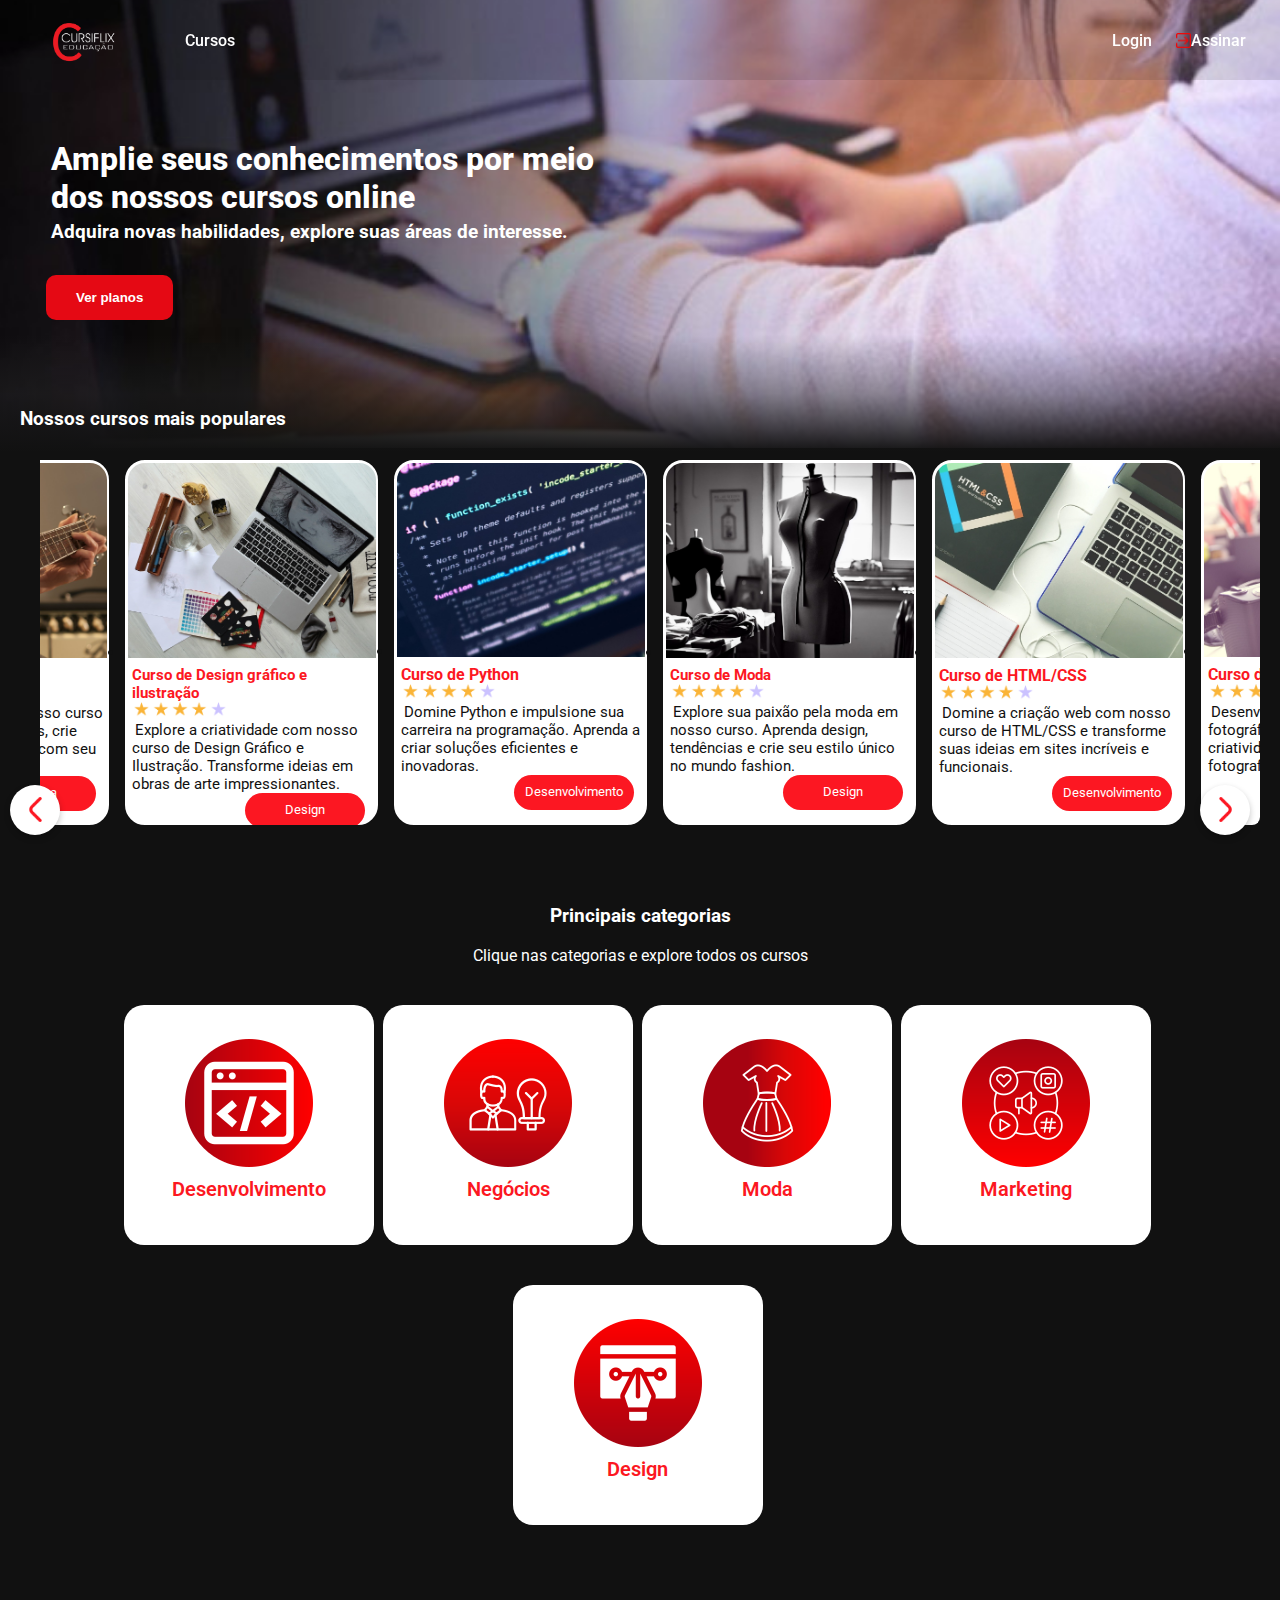
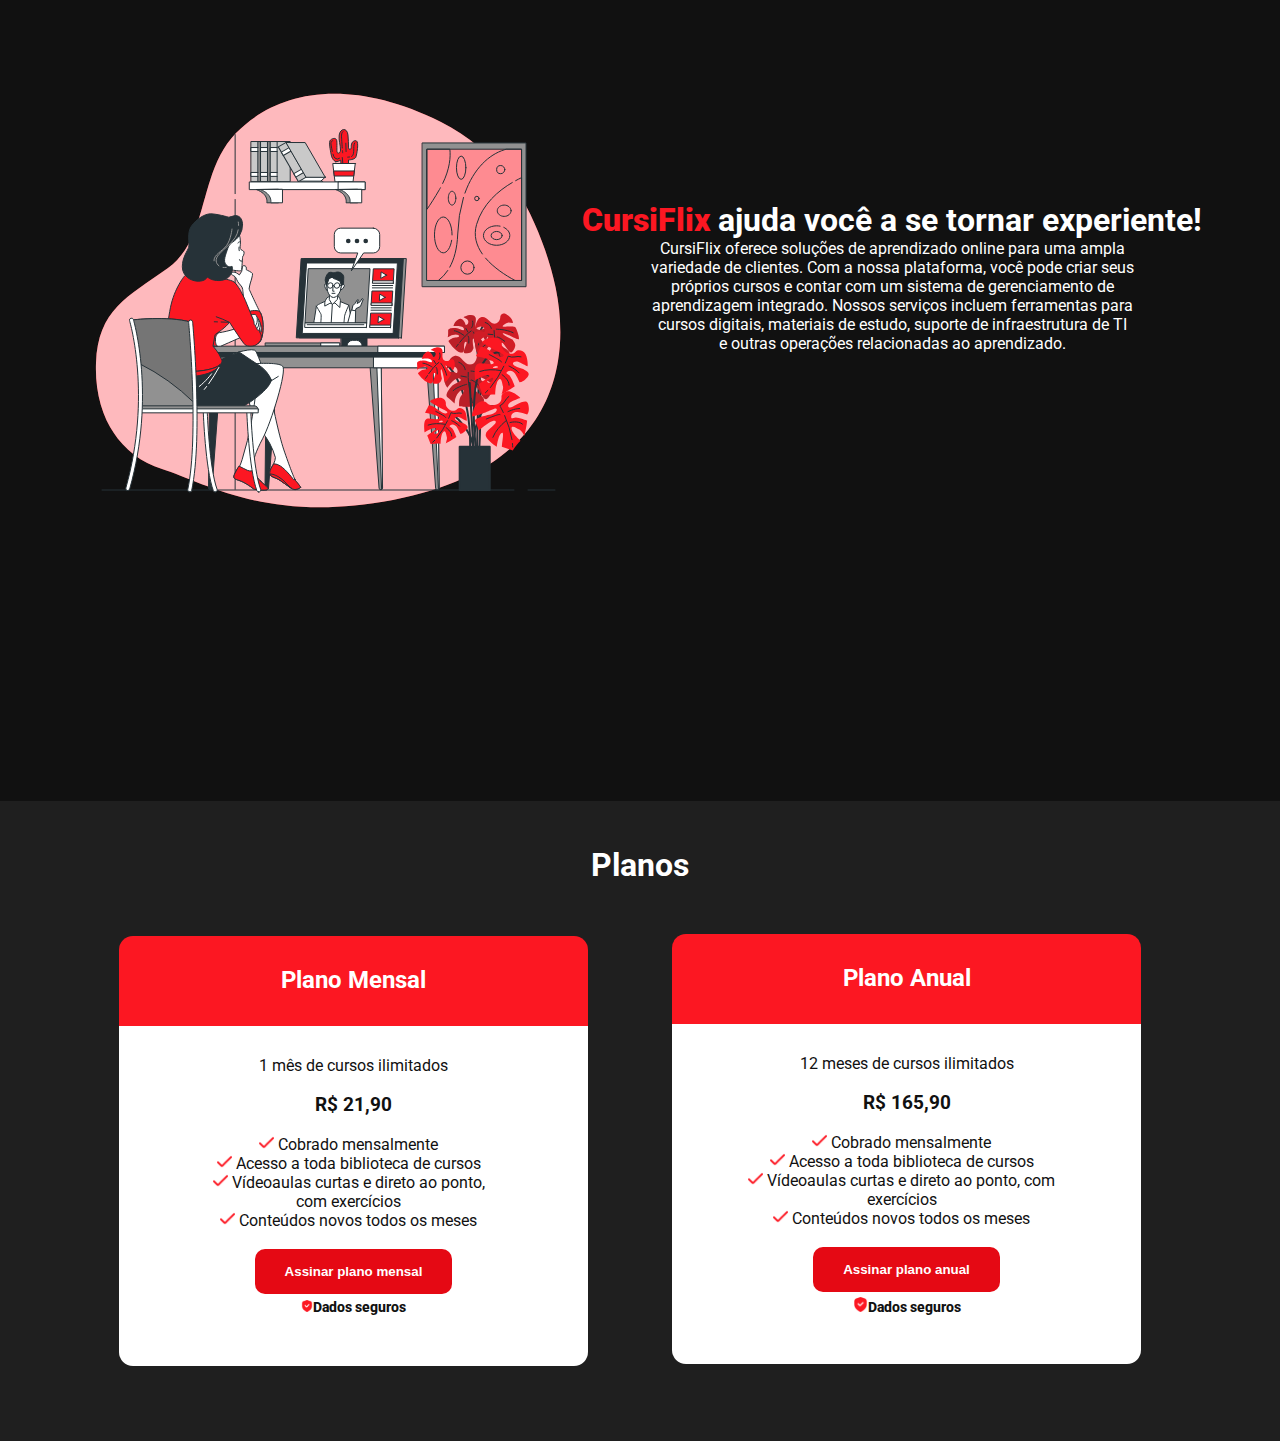
<file: index.html>
<!DOCTYPE html>
<html lang="pt-br">
<head>
    <meta charset="UTF-8">
    <meta name="viewport" content="width=device-width, initial-scale=1.0">
    <title>CursiFlix - Início</title>
    <link rel="stylesheet" href="src/assets/styles/index.css">
    <link rel="shortcut icon" href="src/assets/icons/logo/favicon.ico" type="image/x-icon">
</head>
<body>
    <div class="nav" id="nav">
        <!--logo-->
        <img class="logo"  src="src/assets/icons/logo/logo-CursiFlix.png" alt="">

       

         <!--menu-->
         <div class="menu">

            <!--menu left-->
            <div class="menu-left">
                <ul class="list">
                    <li><a href="src/assets/html/cursos2.html">Cursos</a></li>
                </ul>
            </div> <!--fim do menu left-->

            <!--menu rigth-->
            <div class="menu-right">
                <ul class="list">
                    <li><a href="src/assets/html/login.html">Login</a></li>
                        <img src="src/assets/icons/login.png" alt="" width="15px"></li>
                    <li><a href="#" id="link">Assinar</a></li>
                </ul>
            </div>
        </div> <!--fim do menu-->
    </div>

    <header class="banner">
        <div class="contents">
            <h2 class="title">Amplie seus conhecimentos por meio <br>dos nossos cursos online</h2>
            <h3 class="subtitle">Adquira novas habilidades, explore suas áreas de interesse.</h3>

            <div class="button">
                <a href="#"><button id="btn">Ver planos</button></a>
            </div>
        </div>
        <div class="banner--fadebotton"></div>
    </header>

    
    <div class="row">
        <h3>Nossos cursos mais populares</h3>
        <div class="wrapper">
            <i id="left" class="fa-solid fa-angle-left"><img src="src/assets/icons/angulo-esquerdo.png" alt="" width="25px" style="margin-top: 12px;"></i>
            <ul class="carousel">
            <li class="card">
                <a href="">
                    <img src="src/assets/images/desenvolvimento/html e css.jpg" alt="">
                   
                <h4 style="padding-top: 4px;padding-left: 4px;">Curso de HTML/CSS</h4></a>
                <img src="src/assets/icons/4stars.png" alt="" height="15px" class="icon_star">
                    <p style="font-size: 15px; text-indent: 3px; padding-left: 4px;">Domine a criação web com nosso curso de HTML/CSS e transforme suas ideias em sites incríveis e funcionais.</p>

                <div class="row_category">
                    <p>Desenvolvimento</p>
                </div>
            </li>

            <li class="card">
                <a href="">
                    <img src="src/assets/images/fotografia/fotografia.jpg" alt="">
                
                <h4 style="padding-top: 4px;padding-left: 4px;">Curso de Fotografia</h4></a>
                <img src="src/assets/icons/4stars.png" alt="" height="15px" class="icon_star">
                    <p style="font-size: 15px; text-indent: 3px; padding-left: 4px;">Desenvolva suas habilidades fotográficas e liberte sua criatividade com o nosso curso de fotografia.</p>

                <div class="row_category">
                    <p>Fotografia</p>
                </div>
            </li>

            <li class="card">
               <a href="">
                <img src="src/assets/images/musica/violao.jpg" alt="">

               <h4 style="padding-top: 4px;padding-left: 4px;">Curso de Violão</h4></a>
                <img src="src/assets/icons/4stars.png" alt="" height="15px" class="icon_star">
                    <p style="font-size: 15px; text-indent: 3px; padding-left: 4px;">Explore a música com nosso curso de violão. Aprenda acordes, crie belas melodias e encante com seu som único.</p>

                <div class="row_category">
                    <p>Música</p>
                </div>
            </li>

            <li class="card">
              <a href="">
                <img src="src/assets/images/design/design gráfico.jpg">
              
                <h4 style="padding-top: 4px;padding-left: 4px;font-size: 15px;">Curso de Design gráfico e ilustração</h4></a>
                <img src="src/assets/icons/4stars.png" alt="" height="15px" class="icon_star">
                    <p style="font-size: 15px; text-indent: 3px; padding-left: 4px;">Explore a criatividade com nosso curso de Design Gráfico e Ilustração. Transforme ideias em obras de arte impressionantes.</p>

                <div class="row_category">
                    <p>Design</p>
                </div>
            </li>

            <li class="card">
                <a href="">
                  <img src="src/assets/images/desenvolvimento/python.jpg">
                
                  <h4 style="padding-top: 4px;padding-left: 4px;">Curso de Python</h4></a>
                  <img src="src/assets/icons/4stars.png" alt="" height="15px" class="icon_star">
                      <p style="font-size: 15px; text-indent: 3px; padding-left: 4px;">Domine Python e impulsione sua carreira na programação. Aprenda a criar soluções eficientes e inovadoras.</p>
  
                  <div class="row_category">
                      <p>Desenvolvimento</p>
                  </div>
                </li>

              <li class="card">
                <a href="">
                  <img src="src/assets/images/moda/moda.jpg">
                
                  <h4 style="padding-top: 4px;padding-left: 4px;font-size: 15px;">Curso de Moda</h4></a>
                  <img src="src/assets/icons/4stars.png" alt="" height="15px" class="icon_star">
                      <p style="font-size: 15px; text-indent: 3px; padding-left: 4px;">Explore sua paixão pela moda em nosso curso. Aprenda design, tendências e crie seu estilo único no mundo fashion.
  
                  <div class="row_category">
                      <p>Design</p>
                  </div>
                </li>
            </ul>
            <i id="right" class="fa-solid fa-angle-right"><img src="src/assets/icons/angulo-direito.png" alt="" width="25px" style="margin-top: 12px;"></i>
        </div>
    </div>
    
    <!--categorias-->
    <div class="categories">
        <h3>Principais categorias</h3>
        <br>
        <p>Clique nas categorias e explore todos os cursos</p>
        <div class="category">
            <a href=""><img src="src/assets/icons/category01.png" alt="" class="img_category"></a>
            <p class="p_category">Desenvolvimento</p>
        </div>

        <div class="category">
            <a href=""><img src="src/assets/icons/category02.png" alt="" class="img_category"></a>
            <p class="p_category">Negócios</p>
        </div>

        <div class="category">
            <a href=""><img src="src/assets/icons/category03.png" alt="" class="img_category"></a>
            <p class="p_category">Moda</p>
        </div>

        <div class="category">
            <a href=""><img src="src/assets/icons/category04.png" alt="" class="img_category"></a>
            <p class="p_category">Marketing</p>
        </div>

        <div class="category">
            <a href=""><img src="src/assets/icons/category05.png" alt="" class="img_category"></a>
            <p class="p_category">Design</p>
        </div>
    </div> <!--fim das categorias-->


    <div class="product">
        <div class="animation">
        <img src="src/assets/images/webinar-animate.svg" alt="" width="500px">
        </div>

        <div class="conteudo">
        <h1><b style="color: #fc1722;">CursiFlix</b> ajuda você a se tornar experiente!</h1>
        <p>CursiFlix oferece soluções de aprendizado online para uma ampla <br>variedade de clientes. Com a nossa plataforma, você pode criar seus <br>próprios cursos e contar com um sistema de gerenciamento de <br>aprendizagem integrado. Nossos serviços incluem ferramentas para <br> cursos digitais, materiais de estudo, suporte de infraestrutura de TI <br>e outras operações relacionadas ao aprendizado.</p>    
        </div>
    </div>


    <div class="plans">
        <h1>Planos</h1>

        <div class="type_plans">
            <div class="plan">
                <h2>Plano Mensal</h2>
            </div>
            <div class="plan_description">
                <p>1 mês de cursos ilimitados</p>
                <br>
                <h3>R$ 21,90</h3>
                <br>
                <ul>
                    <li><img src="src/assets/icons/check.png" alt="" width="15px"> Cobrado mensalmente</li>
                    <li><img src="src/assets/icons/check.png" alt="" width="15px"> Acesso a toda biblioteca de cursos </li>
                    <li><img src="src/assets/icons/check.png" alt="" width="15px"> Vídeoaulas curtas e direto ao ponto, <br>com exercícios </li>
                    <li><img src="src/assets/icons/check.png" alt="" width="15px"> Conteúdos novos todos os meses</li>
                </ul>
                <br>
                <div class="button">
                    <a href="src/assets/html/pagamento.html"><button class="btn">Assinar plano mensal</button></a>
                </div>
                <p style="font-size: 14px; font-weight: 800; padding-top: 5px;"><img src="src/assets/icons/encryption.png" alt="" width="12px">Dados seguros</p>
            </div>
        </div>

        <div class="type_plans">
            <div class="plan">
                <h2>Plano Anual</h2>
            </div>
            <div class="plan_description">
                <p>12 meses de cursos ilimitados</p>
                <br>
                <h3>R$ 165,90</h3>
                <br>
                <ul>
                    <li><img src="src/assets/icons/check.png" alt="" width="15px"> Cobrado mensalmente</li>
                    <li><img src="src/assets/icons/check.png" alt="" width="15px"> Acesso a toda biblioteca de cursos </li>
                    <li><img src="src/assets/icons/check.png" alt="" width="15px"> Vídeoaulas curtas e direto ao ponto, com exercícios </li>
                    <li><img src="src/assets/icons/check.png" alt="" width="15px"> Conteúdos novos todos os meses</li>
                </ul>
                <br>
                <div class="button">
                    <a href="src/assets/html/pagamento.html"><button class="btn">Assinar plano anual</button></a>
                </div>
                <p  style="font-size: 14px; font-weight: 800; padding-top: 5px;"><img src="src/assets/icons/encryption.png" alt="" width="15px">Dados seguros</p>
            </div>
        </div>

        </div>
    </div>









    <script src="src/assets/js/index.js"></script>
</body>
</html>
</file>
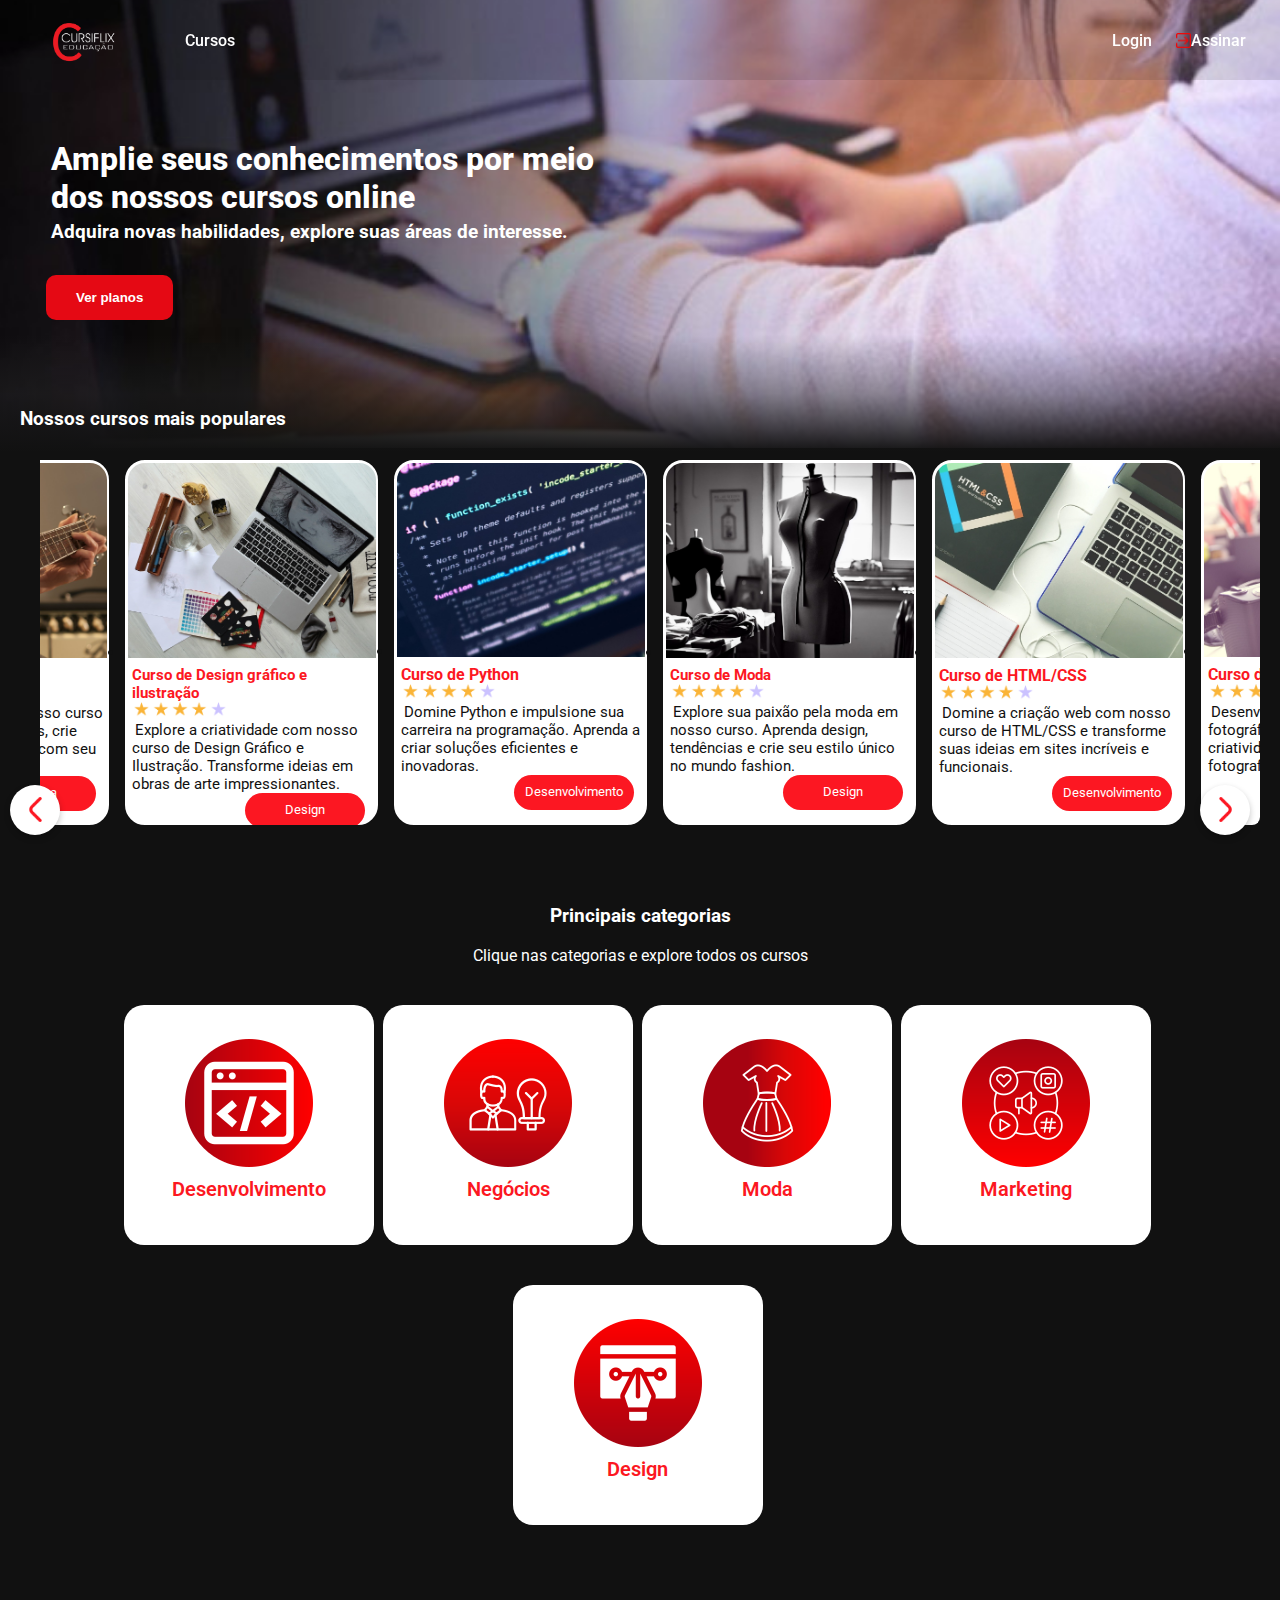
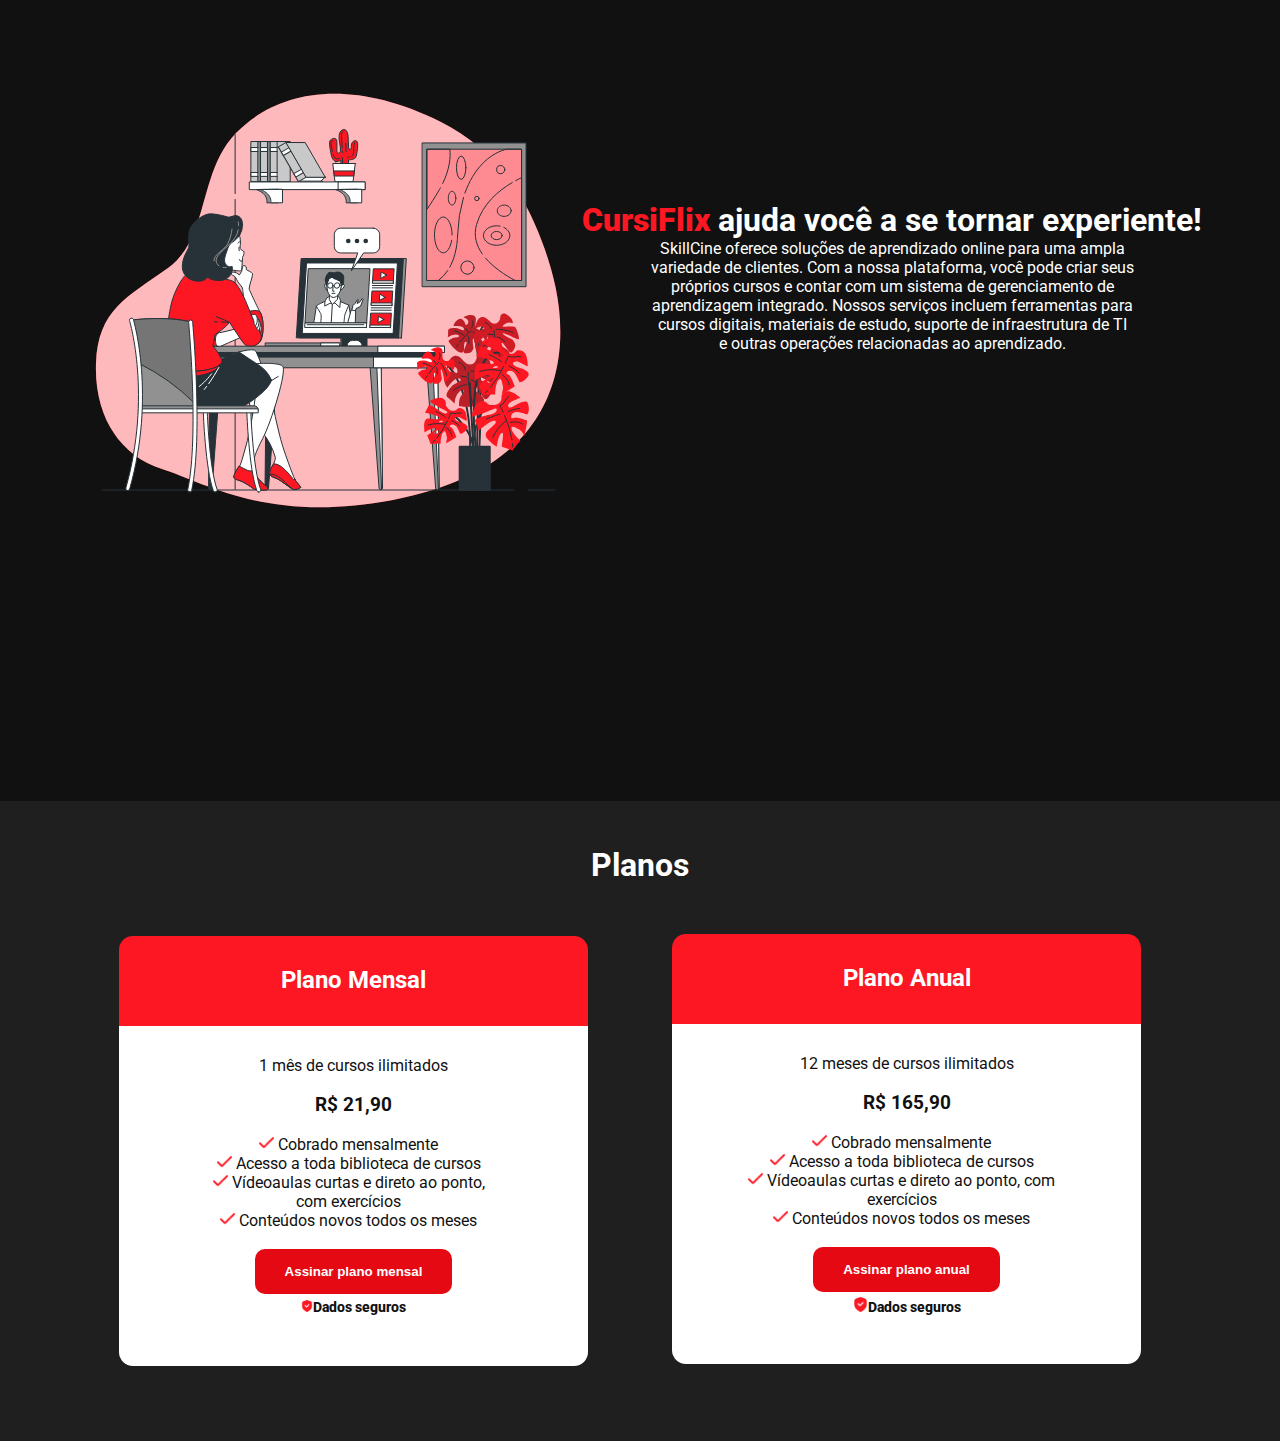
<file: src/assets/html/index.html>
<!DOCTYPE html>
<html lang="pt-br">
<head>
    <meta charset="UTF-8">
    <meta name="viewport" content="width=device-width, initial-scale=1.0">
    <title>CursiFlix - Início</title>
    <link rel="stylesheet" href="../styles/index.css">
    <link rel="shortcut icon" href="../icons/logo/favicon.ico" type="image/x-icon">
</head>
<body>
    <div class="nav" id="nav">
        <!--logo-->
        <img class="logo"  src="../icons/logo/logo-CursiFlix.png" alt="">

       

         <!--menu-->
         <div class="menu">

            <!--menu left-->
            <div class="menu-left">
                <ul class="list">
                    <li><a href="../html/cursos2.html">Cursos</a></li>
                </ul>
            </div> <!--fim do menu left-->

            <!--menu rigth-->
            <div class="menu-right">
                <ul class="list">
                    <li><a href="../html/login.html">Login</a></li>
                        <img src="../icons/login.png" alt="" width="15px"></li>
                    <li><a href="#" id="link">Assinar</a></li>
                </ul>
            </div>
        </div> <!--fim do menu-->
    </div>

    <header class="banner">
        <div class="contents">
            <h2 class="title">Amplie seus conhecimentos por meio <br>dos nossos cursos online</h2>
            <h3 class="subtitle">Adquira novas habilidades, explore suas áreas de interesse.</h3>

            <div class="button">
                <a href="#"><button id="btn">Ver planos</button></a>
            </div>
        </div>
        <div class="banner--fadebotton"></div>
    </header>

    
    <div class="row">
        <h3>Nossos cursos mais populares</h3>
        <div class="wrapper">
            <i id="left" class="fa-solid fa-angle-left"><img src="../icons/angulo-esquerdo.png" alt="" width="25px" style="margin-top: 12px;"></i>
            <ul class="carousel">
            <li class="card">
                <a href="">
                    <img src="../images/desenvolvimento/html e css.jpg" alt="">
                   
                <h4 style="padding-top: 4px;padding-left: 4px;">Curso de HTML/CSS</h4></a>
                <img src="../icons/4stars.png" alt="" height="15px" class="icon_star">
                    <p style="font-size: 15px; text-indent: 3px; padding-left: 4px;">Domine a criação web com nosso curso de HTML/CSS e transforme suas ideias em sites incríveis e funcionais.</p>

                <div class="row_category">
                    <p>Desenvolvimento</p>
                </div>
            </li>

            <li class="card">
                <a href="">
                    <img src="../images/fotografia/fotografia.jpg" alt="">
                
                <h4 style="padding-top: 4px;padding-left: 4px;">Curso de Fotografia</h4></a>
                <img src="../icons/4stars.png" alt="" height="15px" class="icon_star">
                    <p style="font-size: 15px; text-indent: 3px; padding-left: 4px;">Desenvolva suas habilidades fotográficas e liberte sua criatividade com o nosso curso de fotografia.</p>

                <div class="row_category">
                    <p>Fotografia</p>
                </div>
            </li>

            <li class="card">
               <a href="">
                <img src="../images/musica/violao.jpg" alt="">

               <h4 style="padding-top: 4px;padding-left: 4px;">Curso de Violão</h4></a>
                <img src="../icons/4stars.png" alt="" height="15px" class="icon_star">
                    <p style="font-size: 15px; text-indent: 3px; padding-left: 4px;">Explore a música com nosso curso de violão. Aprenda acordes, crie belas melodias e encante com seu som único.</p>

                <div class="row_category">
                    <p>Música</p>
                </div>
            </li>

            <li class="card">
              <a href="">
                <img src="../images/design/design gráfico.jpg">
              
                <h4 style="padding-top: 4px;padding-left: 4px;font-size: 15px;">Curso de Design gráfico e ilustração</h4></a>
                <img src="../icons/4stars.png" alt="" height="15px" class="icon_star">
                    <p style="font-size: 15px; text-indent: 3px; padding-left: 4px;">Explore a criatividade com nosso curso de Design Gráfico e Ilustração. Transforme ideias em obras de arte impressionantes.</p>

                <div class="row_category">
                    <p>Design</p>
                </div>
            </li>

            <li class="card">
                <a href="">
                  <img src="../images/desenvolvimento/python.jpg">
                
                  <h4 style="padding-top: 4px;padding-left: 4px;">Curso de Python</h4></a>
                  <img src="../icons/4stars.png" alt="" height="15px" class="icon_star">
                      <p style="font-size: 15px; text-indent: 3px; padding-left: 4px;">Domine Python e impulsione sua carreira na programação. Aprenda a criar soluções eficientes e inovadoras.</p>
  
                  <div class="row_category">
                      <p>Desenvolvimento</p>
                  </div>
                </li>

              <li class="card">
                <a href="">
                  <img src="../images/moda/moda.jpg">
                
                  <h4 style="padding-top: 4px;padding-left: 4px;font-size: 15px;">Curso de Moda</h4></a>
                  <img src="../icons/4stars.png" alt="" height="15px" class="icon_star">
                      <p style="font-size: 15px; text-indent: 3px; padding-left: 4px;">Explore sua paixão pela moda em nosso curso. Aprenda design, tendências e crie seu estilo único no mundo fashion.
  
                  <div class="row_category">
                      <p>Design</p>
                  </div>
                </li>
            </ul>
            <i id="right" class="fa-solid fa-angle-right"><img src="../icons/angulo-direito.png" alt="" width="25px" style="margin-top: 12px;"></i>
        </div>
    </div>
    
    <!--categorias-->
    <div class="categories">
        <h3>Principais categorias</h3>
        <br>
        <p>Clique nas categorias e explore todos os cursos</p>
        <div class="category">
            <a href=""><img src="../icons/category01.png" alt="" class="img_category"></a>
            <p class="p_category">Desenvolvimento</p>
        </div>

        <div class="category">
            <a href=""><img src="../icons/category02.png" alt="" class="img_category"></a>
            <p class="p_category">Negócios</p>
        </div>

        <div class="category">
            <a href=""><img src="../icons/category03.png" alt="" class="img_category"></a>
            <p class="p_category">Moda</p>
        </div>

        <div class="category">
            <a href=""><img src="../icons/category04.png" alt="" class="img_category"></a>
            <p class="p_category">Marketing</p>
        </div>

        <div class="category">
            <a href=""><img src="../icons/category05.png" alt="" class="img_category"></a>
            <p class="p_category">Design</p>
        </div>
    </div> <!--fim das categorias-->


    <div class="product">
        <div class="animation">
        <img src="../images/webinar-animate.svg" alt="" width="500px">
        </div>

        <div class="conteudo">
        <h1><b style="color: #fc1722;">CursiFlix</b> ajuda você a se tornar experiente!</h1>
        <p>SkillCine oferece soluções de aprendizado online para uma ampla <br>variedade de clientes. Com a nossa plataforma, você pode criar seus <br>próprios cursos e contar com um sistema de gerenciamento de <br>aprendizagem integrado. Nossos serviços incluem ferramentas para <br> cursos digitais, materiais de estudo, suporte de infraestrutura de TI <br>e outras operações relacionadas ao aprendizado.</p>    
        </div>
    </div>


    <div class="plans">
        <h1>Planos</h1>

        <div class="type_plans">
            <div class="plan">
                <h2>Plano Mensal</h2>
            </div>
            <div class="plan_description">
                <p>1 mês de cursos ilimitados</p>
                <br>
                <h3>R$ 21,90</h3>
                <br>
                <ul>
                    <li><img src="../icons/check.png" alt="" width="15px"> Cobrado mensalmente</li>
                    <li><img src="../icons/check.png" alt="" width="15px"> Acesso a toda biblioteca de cursos </li>
                    <li><img src="../icons/check.png" alt="" width="15px"> Vídeoaulas curtas e direto ao ponto, <br>com exercícios </li>
                    <li><img src="../icons/check.png" alt="" width="15px"> Conteúdos novos todos os meses</li>
                </ul>
                <br>
                <div class="button">
                    <a href="../html/pagamento.html"><button class="btn">Assinar plano mensal</button></a>
                </div>
                <p style="font-size: 14px; font-weight: 800; padding-top: 5px;"><img src="../icons/encryption.png" alt="" width="12px">Dados seguros</p>
            </div>
        </div>

        <div class="type_plans">
            <div class="plan">
                <h2>Plano Anual</h2>
            </div>
            <div class="plan_description">
                <p>12 meses de cursos ilimitados</p>
                <br>
                <h3>R$ 165,90</h3>
                <br>
                <ul>
                    <li><img src="../icons/check.png" alt="" width="15px"> Cobrado mensalmente</li>
                    <li><img src="../icons/check.png" alt="" width="15px"> Acesso a toda biblioteca de cursos </li>
                    <li><img src="../icons/check.png" alt="" width="15px"> Vídeoaulas curtas e direto ao ponto, com exercícios </li>
                    <li><img src="../icons/check.png" alt="" width="15px"> Conteúdos novos todos os meses</li>
                </ul>
                <br>
                <div class="button">
                    <a href="../html/pagamento.html"><button class="btn">Assinar plano anual</button></a>
                </div>
                <p  style="font-size: 14px; font-weight: 800; padding-top: 5px;"><img src="../icons/encryption.png" alt="" width="15px">Dados seguros</p>
            </div>
        </div>

        </div>
    </div>









    <script src="../js/index.js"></script>
</body>
</html>
</file>
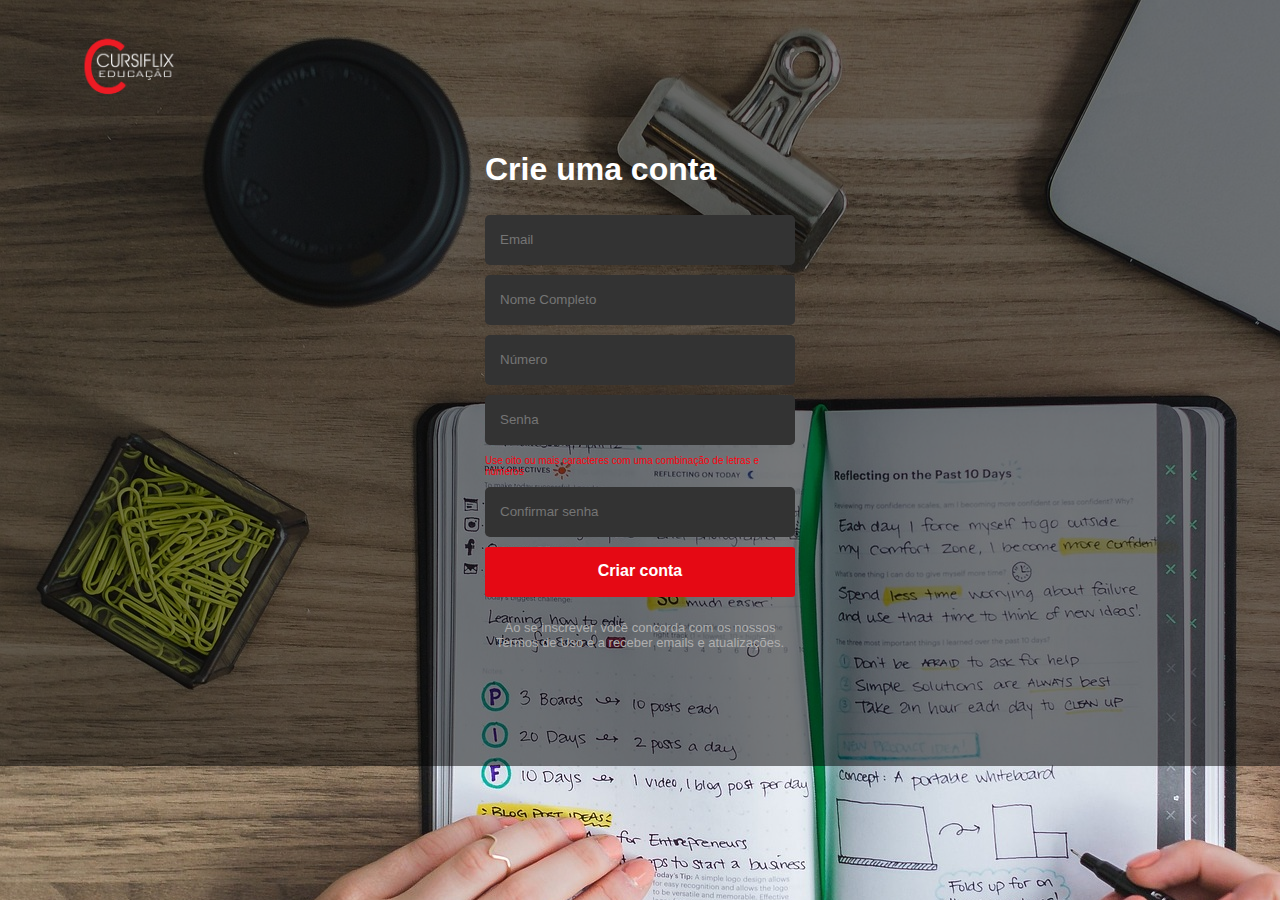
<file: src/assets/html/cadastro.html>
<!DOCTYPE html>
<html lang="pt-br">
<head>
    <meta charset="UTF-8">
    <meta name="viewport" content="width=device-width, initial-scale=1.0">
    <title>CursiFlix - Cadastro</title>
    <link rel="stylesheet" href="../styles/cadastro.css">
    <link rel="shortcut icon" href="../icons/logo/favicon.ico" type="image/x-icon">
</head>
<body>
    <div class="header">
        <div class="logo"> 
            <a href="index.html"><img class="logo"  src="../icons/logo/logo-CursiFlix.png" alt=""></a>
        </div>
    </div>

    <div class="cadastro_body">
        <div class="cadastro_box">
            <h2>Crie uma conta</h2>
            <form>
                <div class="input_box">
                    <input required type="email" placeholder="Email">
                </div>
            </form>
            <form>
                <div class="input_box">
                    <input required type="name" placeholder="Nome Completo">
                </div>
            </form>
            <form>
                <div class="input_box">
                    <input required type="tel" placeholder="Número">
                </div>
            </form>
            <form>
                <div class="input_box">
                    <input required type="password" placeholder="Senha">
                    <p class="aviso">Use oito ou mais caracteres com uma combinação de letras e números</p>
                </div>
                <div class="input_box">
                    <input required type="password" placeholder="Confirmar senha">
                </div>

                <div>
                    <a class="link_as_button" href="login.html">Criar conta</a>   
                </div>
            </form>

            <div class="terms">
                <p>Ao se inscrever, você concorda com os nossos Termos de Uso e a receber emails e atualizações.</p>
            </div>
        </div>
    </div>
</body>
</html>
</file>
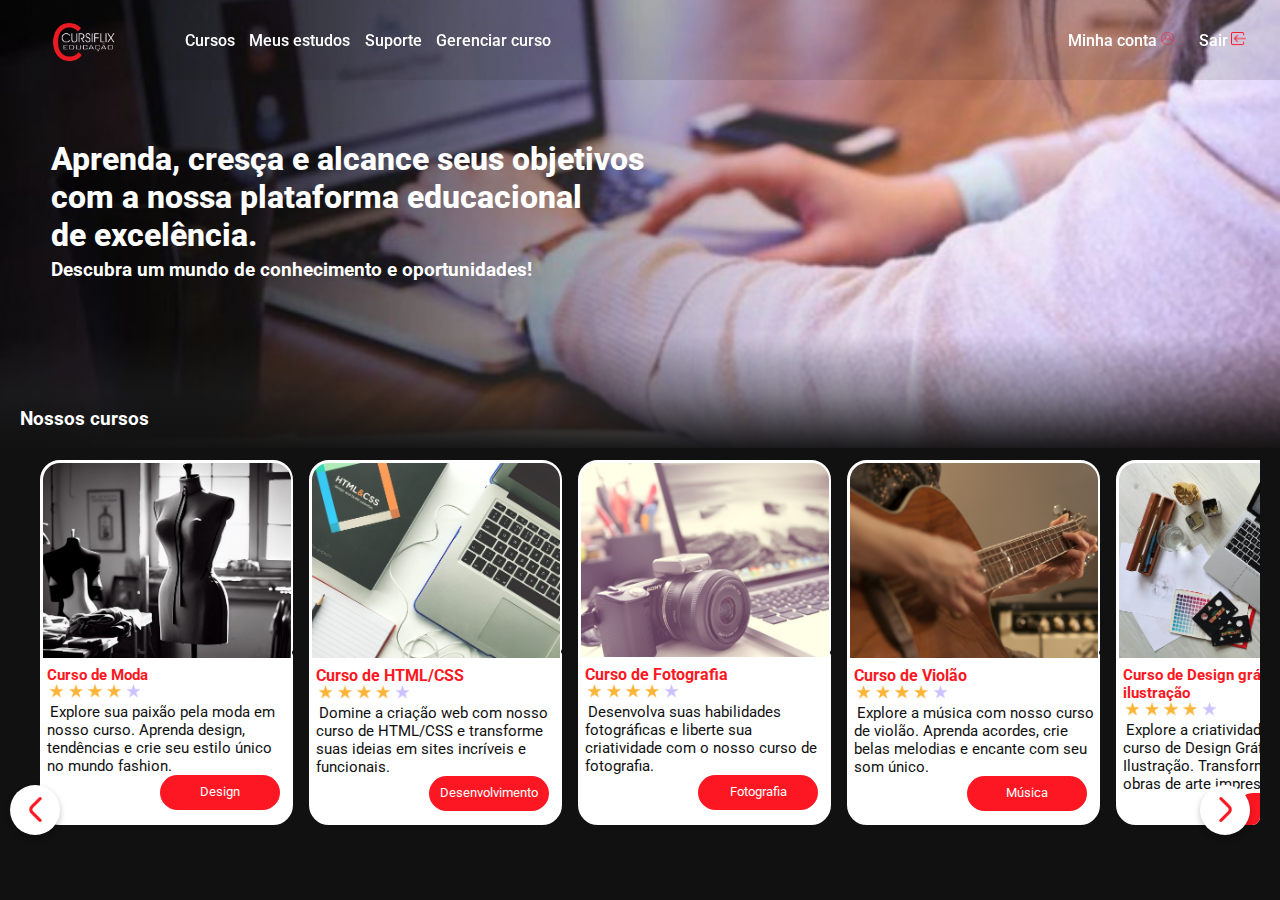
<file: src/assets/html/dashboard.html>
<!DOCTYPE html>
<html lang="pt-br">
<head>
    <meta charset="UTF-8">
    <meta name="viewport" content="width=device-width, initial-scale=1.0">
    <title>CursiFlix - Dashboard</title>
    <link rel="stylesheet" href="../styles/dashboard.css">
    <link rel="shortcut icon" href="../icons/logo/favicon.ico" type="image/x-icon">
</head>
<body>
    <div class="nav" id="nav">
        <!--logo-->
        <img class="logo"  src="../icons/logo/logo-CursiFlix.png" alt="">
        
         <!--menu-->
         <div class="menu">

            <!--menu left-->
            <div class="menu-left">
                <ul>
                    <li><a href="cursos.html">Cursos</a></li>
                    <li><a href="meus-estudos.html">Meus estudos</a></li> 
                    <li><a href="#">Suporte</a></li>
                    <li><a href="#">Gerenciar curso</a></li> 
                </ul>
            </div> <!--fim do menu left-->

            <!--menu rigth-->
            <div class="menu-right">
                <ul>
                    <li><a href="personal-data-page.html" id="link">Minha conta</a> 
                    <img src="../icons/usuario.png" alt="" width="15px"></li>
                    <li><a href="index.html">Sair</a>
                        <img src="../icons/login-alt.png" alt="" width="15px"></li>
                </ul>
            </div>
        </div> <!--fim do menu-->
    </div>

    <header class="banner">
        <div class="contents">
            <h2 class="title">Aprenda, cresça e alcance seus objetivos <br> com a nossa plataforma educacional <br> de excelência.</h2>
            <h3 class="subtitle">Descubra um mundo de conhecimento e oportunidades!</h3>
        </div>
        <div class="banner--fadebotton"></div>
    </header>

    <div class="row">
        <h3>Nossos cursos</h3>
        <div class="wrapper">
            <i id="left" class="fa-solid fa-angle-left"><img src="../icons/angulo-esquerdo.png" alt="" width="25px" style="margin-top: 12px;"></i>
            <ul class="carousel">
            <li class="card">
                <a href="pagina-de-curso.html">
                    <img src="../images/desenvolvimento/html e css.jpg" alt="">
                   
                
                    <h4 style="padding-top: 4px;padding-left: 4px;">Curso de HTML/CSS</h4>
                    <img src="../icons/4stars.png" alt="" height="15px" class="icon_star">
                </a>
                        <p style="font-size: 15px; text-indent: 3px; padding-left: 4px;">Domine a criação web com nosso curso de HTML/CSS e transforme suas ideias em sites incríveis e funcionais.</p>

                <div class="row_category">
                    <p>Desenvolvimento</p>
                </div>
            </li>

            <li class="card">

                    <img src="../images/fotografia/fotografia.jpg" alt="">
                
                <h4 style="padding-top: 4px;padding-left: 4px;color: #fc1722;">Curso de Fotografia</h4>
                <img src="../icons/4stars.png" alt="" height="15px" class="icon_star">
                    <p style="font-size: 15px; text-indent: 3px; padding-left: 4px;">Desenvolva suas habilidades fotográficas e liberte sua criatividade com o nosso curso de fotografia.</p>

                <div class="row_category">
                    <p>Fotografia</p>
                </div>
            </li>

            <li class="card">

                <img src="../images/musica/violao.jpg" alt="">

               <h4 style="padding-top: 4px;padding-left: 4px;color: #fc1722;">Curso de Violão</h4>
                <img src="../icons/4stars.png" alt="" height="15px" class="icon_star">
                    <p style="font-size: 15px; text-indent: 3px; padding-left: 4px;">Explore a música com nosso curso de violão. Aprenda acordes, crie belas melodias e encante com seu som único.</p>

                <div class="row_category">
                    <p>Música</p>
                </div>
            </li>

            <li class="card">

                <img src="../images/design/design gráfico.jpg">
              
                <h4 style="padding-top: 4px;padding-left: 4px;font-size: 15px; color: #fc1722;">Curso de Design gráfico e ilustração</h4>
                <img src="../icons/4stars.png" alt="" height="15px" class="icon_star">
                    <p style="font-size: 15px; text-indent: 3px; padding-left: 4px;">Explore a criatividade com nosso curso de Design Gráfico e Ilustração. Transforme ideias em obras de arte impressionantes.</p>

                <div class="row_category">
                    <p>Design</p>
                </div>
            </li>

            <li class="card">
                
                  <img src="../images/desenvolvimento/python.jpg">
                
                  <h4 style="padding-top: 4px;padding-left: 4px; color: #fc1722;">Curso de Python</h4>
                  <img src="../icons/4stars.png" alt="" height="15px" class="icon_star">
                      <p style="font-size: 15px; text-indent: 3px; padding-left: 4px;">Domine Python e impulsione sua carreira na programação. Aprenda a criar soluções eficientes e inovadoras.</p>
  
                  <div class="row_category">
                      <p>Desenvolvimento</p>
                  </div>
                </li>

              <li class="card">

                  <img src="../images/moda/moda.jpg">
                
                  <h4 style="padding-top: 4px;padding-left: 4px;font-size: 15px; color: #fc1722;">Curso de Moda</h4>
                  <img src="../icons/4stars.png" alt="" height="15px" class="icon_star">
                      <p style="font-size: 15px; text-indent: 3px; padding-left: 4px;">Explore sua paixão pela moda em nosso curso. Aprenda design, tendências e crie seu estilo único no mundo fashion.
  
                  <div class="row_category">
                      <p>Design</p>
                  </div>
                </li>
            </ul>
            <i id="right" class="fa-solid fa-angle-right"><img src="../icons/angulo-direito.png" alt="" width="25px" style="margin-top: 12px;"></i>
        </div>
    </div>





<script src="../js/dashboard.js"></script>
</body>
</html>
</file>
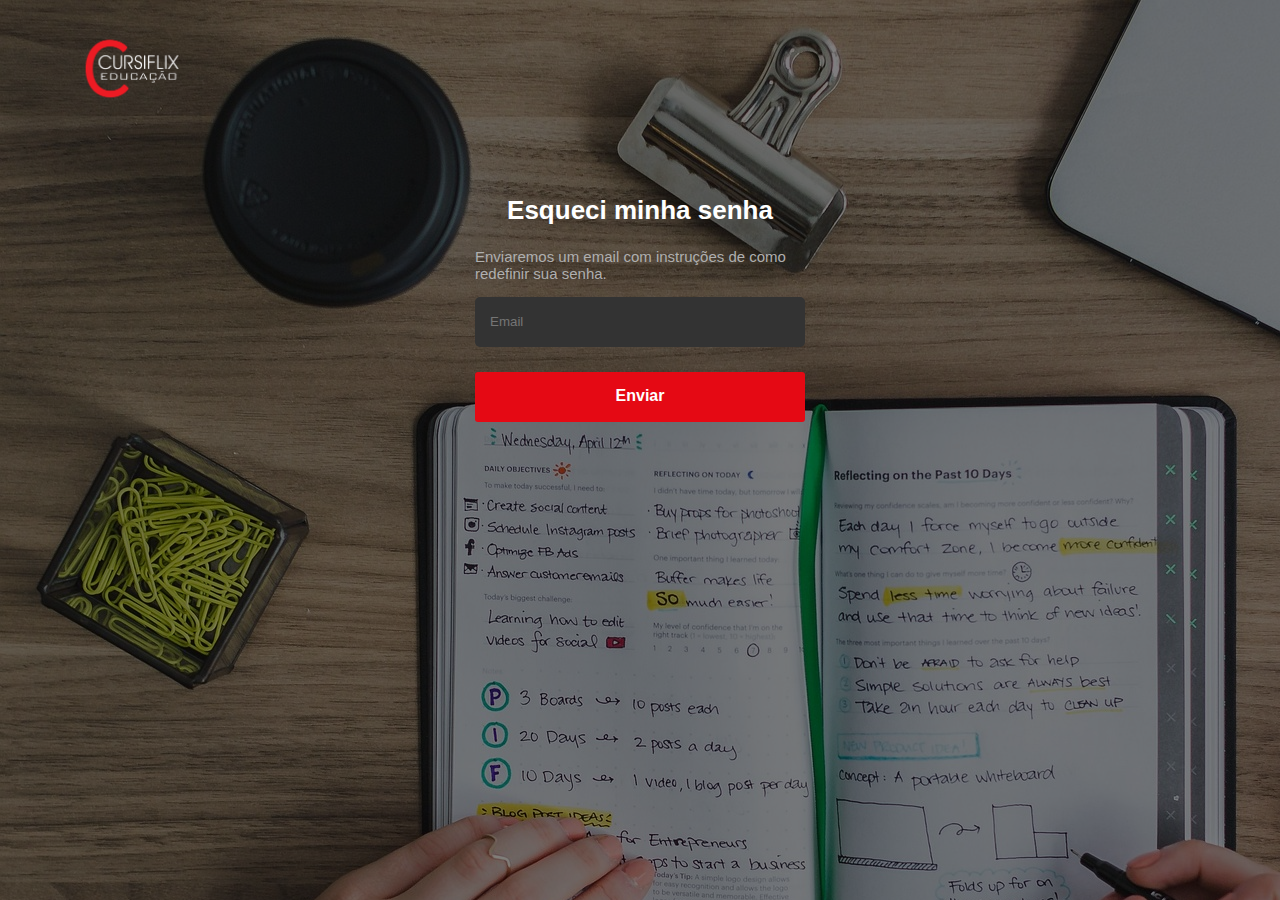
<file: src/assets/html/esqueci-senha.html>
<!DOCTYPE html>
<html lang="pt-br">
<head>
    <meta charset="UTF-8">
    <meta name="viewport" content="width=device-width, initial-scale=1.0">
    <title>CursiFlix - Esqueci minha senha</title>
    <link rel="stylesheet" href="../styles/login.css">
</head>
<body>
    <div class="header">
        <div class="logo">
            <a href="index.html"><img class="logo"  src="../icons/logo/logo-CursiFlix.png" alt=""></a>
        </div>
    </div>

    <div class="login_body">
        <div class="login_box">
            <h2 style="font-size: 26px;">Esqueci minha senha</h2>
            <p style="color: #afafaf;
            font-size: 15px;;">Enviaremos um email com instruções de como redefinir sua senha.</p>
            <form>
                <div class="input_box">
                    <input required type="email" placeholder="Email">
                </div>
            </form>

                <div>
                    <a class="link_as_button" href="login.html">Enviar</a>
                </div>
        </div>
    </div>
</body>
</html>
</file>
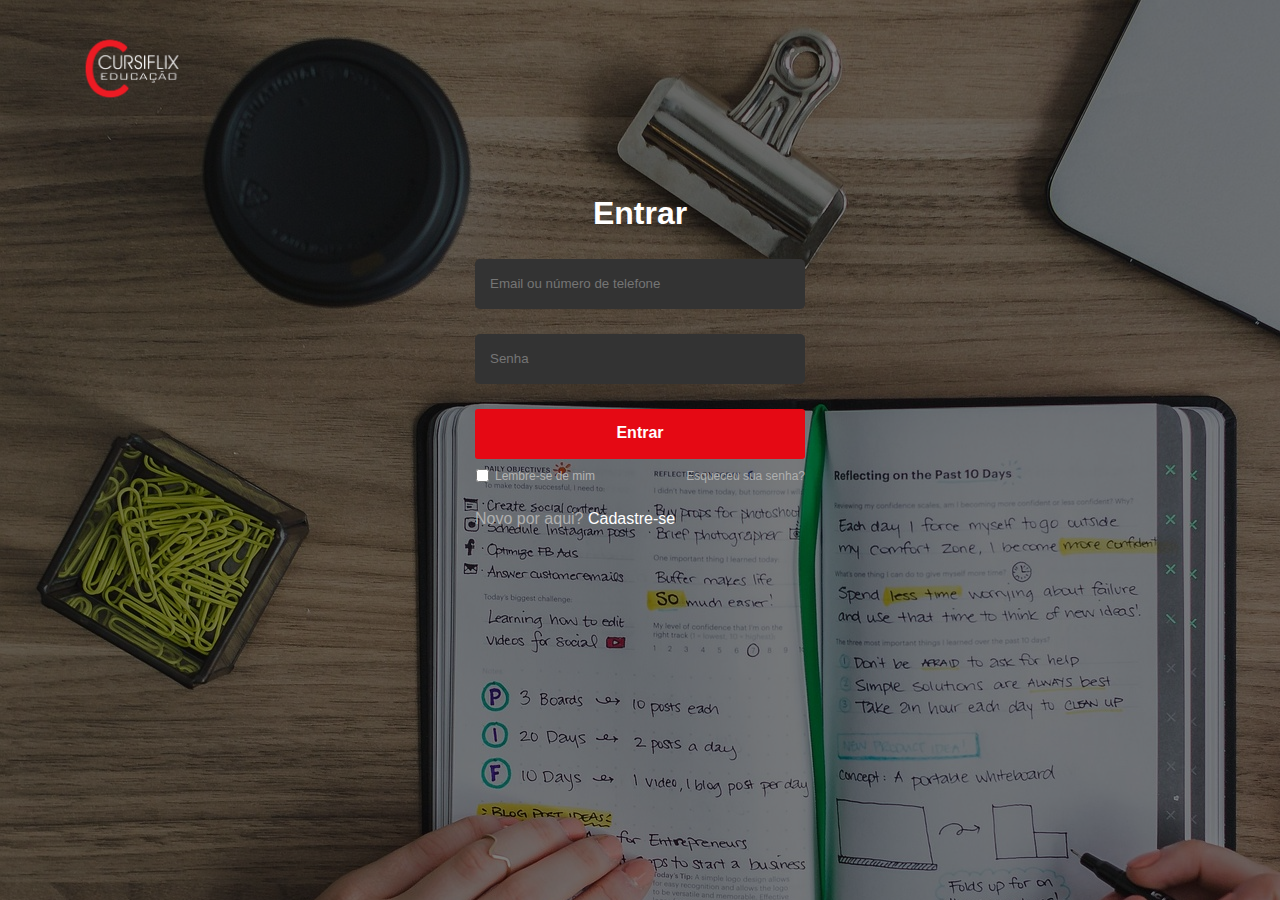
<file: src/assets/html/login.html>
<!DOCTYPE html>
<html lang="pt-br">
<head>
    <meta charset="UTF-8">
    <meta name="viewport" content="width=device-width, initial-scale=1.0">
    <title>CursiFlix - Login</title>
    <link rel="stylesheet" href="../styles/login.css">
    <link rel="shortcut icon" href="../icons/logo/favicon.ico" type="image/x-icon">
</head>
<body>
    <div class="header">
        <div class="logo">
            <a href="index.html">
                <img class="logo"  src="../icons/logo/logo-CursiFlix.png"alt="">
            </a>
        </div>
    </div>

    <div class="login_body">
        <div class="login_box">
            <h2>Entrar</h2>
            <form>
                <div class="input_box">
                    <input required type="email" placeholder="Email ou número de telefone">
                </div>
            </form>
            <form>
                <div class="input_box">
                    <input required type="password" placeholder="Senha">
                </div>

                <div>
                    <a class="link_as_button" href="dashboard.html">Entrar</a>
                </div>
            </form>

            <div class="support">
                <div class="remember">
                    <span><input type="checkbox" style="margin: 0; padding: 0; height: 13px;"></span>
                    <span>Lembre-se de mim</span>
                </div>
                <div class="help">
                    <a href="esqueci-senha.html"> 
                        Esqueceu sua senha?
                    </a>
                </div>
            </div>
            
                <div class="sign_up">
                    <p>Novo por aqui? <a href="cadastro.html">Cadastre-se</a></p>
                </div>
            </div>
        </div>
    </div>
</body>
</html>
</file>
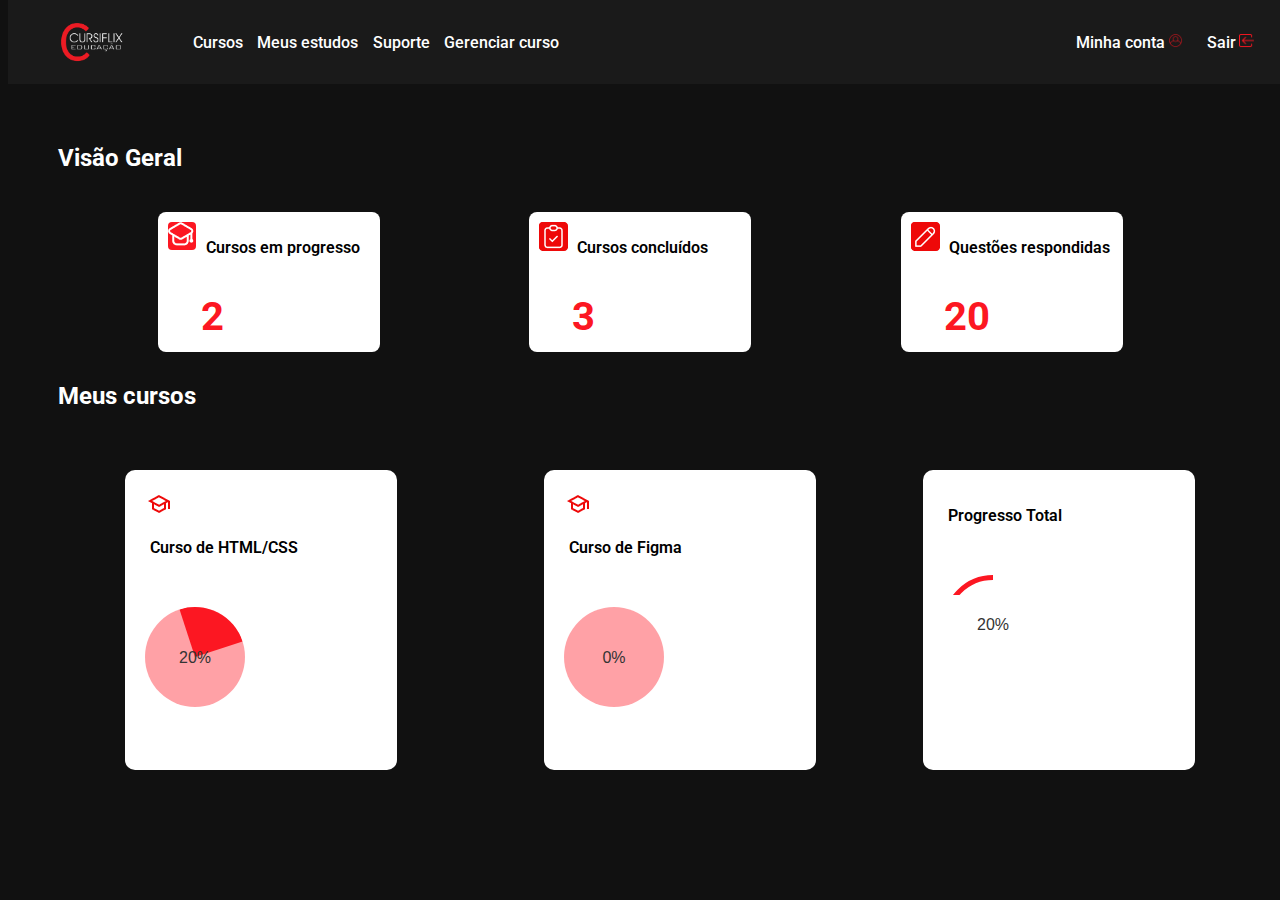
<file: src/assets/html/meus-estudos.html>
<!DOCTYPE html>
<html lang="pt-br">
<head>
    <meta charset="UTF-8">
    <meta name="viewport" content="width=device-width, initial-scale=1.0">
    <title>CursiFlix - Meus estudos</title>
    <link rel="stylesheet" href="../styles/meus-estudos.css">
    <link rel="shortcut icon" href="../icons/logo/favicon.ico" type="image/x-icon">
</head>
<body>
    <div class="nav" id="nav">
        <!--logo-->
        <a href="dashboard.html">
            <img class="logo"  src="../icons/logo/logo-CursiFlix.png" alt="">
        </a>
        
         <!--menu-->
         <div class="menu">

            <!--menu left-->
            <div class="menu-left">
                <ul>
                    <li><a href="cursos.html">Cursos</a></li> 
                    <li><a href="meus-estudos.html">Meus estudos</a></li> 
                    <li><a href="#">Suporte</a></li>
                    <li><a href="#">Gerenciar curso</a></li> 
                </ul>
            </div> <!--fim do menu left-->

            <!--menu rigth-->
            <div class="menu-right">
                <ul>
                    <li><a href="personal-data-page.html" id="link">Minha conta</a> 
                    <img src="../icons/usuario.png" alt="" width="15px"></li>
                    <li><a href="index.html">Sair</a>
                        <img src="../icons/login-alt.png" alt="" width="15px"></li>
                </ul>
            </div>
        </div> <!--fim do menu-->
    </div>

    <div class="geral">
        <h2>Visão Geral</h2>
        <div class="overview">
            <div class="box">
                <div class="icon">
                    <img src="../icons/graduation hat (1).png" alt="">
                </div>
                <div class="text"><p>Cursos em progresso</p>
                <h1>2</h1>
                </div>
            </div>

            <div class="box">
                <div class="icon">
                    <img src="../icons/Document.png" alt="">
                </div>
                <div class="text"><p>Cursos concluídos</p>
                <h1>3</h1>
                </div>
            </div>

            <div class="box">
                <div class="icon">
                    <img src="../icons/Design.png" alt="">
                </div>
                <div class="text"><p>Questões respondidas</p>
                <h1>20</h1>
                </div>
            </div>
        </div>


        <h2 style="margin-top: 30px;">Meus cursos</h2>
        <div class="courses">
            <div class="big-box">
                <div class="icon-students">
                    <img src="../icons/Icons-drawer.png" alt="">
                </div>
                <p>Curso de HTML/CSS</p>

                <div class="circle">
                    <div class="fill"></div>
                    <div class="content">
                      <span>20%</span>
                    </div>
                </div>
            </div>

            <div class="big-box">
                <div class="icon-students">
                    <img src="../icons/Icons-drawer.png" alt="">
                </div>
                <p>Curso de Figma</p>

                <div class="circle">
                    <div class="fill-two"></div>
                    <div class="content">
                      <span>0%</span>
                    </div>
                </div>
            </div>


            <div class="full-progress">
                <div class="progress">
                    <p>Progresso Total</p>

                    <div class="progress-ring">
                        <div class="progress-circle"></div>
                        <div class="progress-number">20%</div>
                    </div>
                      
                </div>
            </div>
        </div>

    </div>


</body>
</html>
</file>
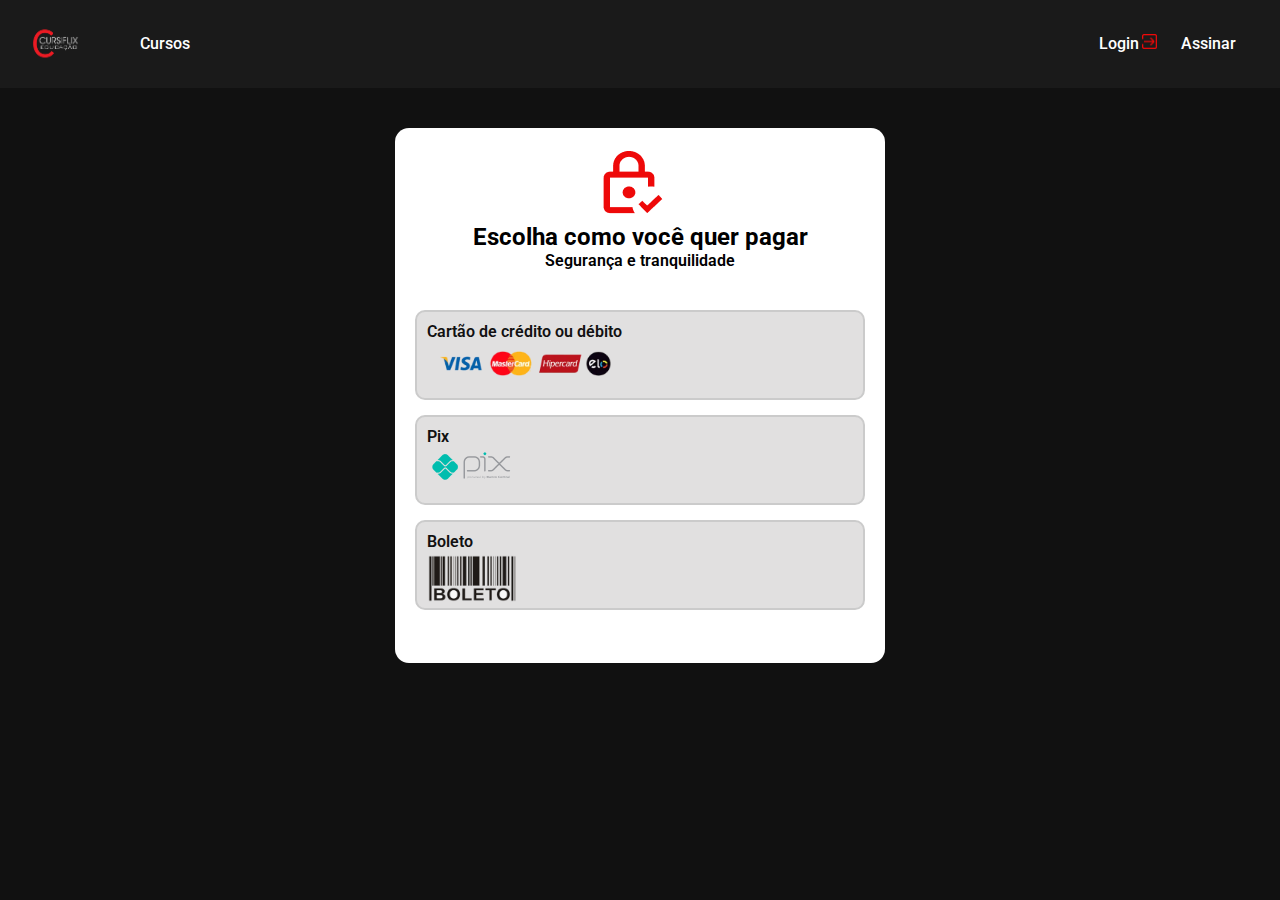
<file: src/assets/html/pagamento.html>
<!DOCTYPE html>
<html lang="pt-br">
<head>
    <meta charset="UTF-8">
    <meta name="viewport" content="width=device-width, initial-scale=1.0">
    <title>CursiFlix - Pagamento</title>
    <link rel="stylesheet" href="../styles/pagamentos/pagamento.css">
    <link rel="shortcut icon" href="../icons/logo/favicon.ico" type="image/x-icon">
</head>
<body>
    <div class="nav" id="nav">
        <!--logo-->
        <a href="index.html">
            <img class="logo"  src="../icons/logo/logo-CursiFlix.png" alt="">
        </a>

         <!--menu-->
         <div class="menu">

            <!--menu left-->
            <div class="menu-left">
                <ul>
                    <li><a href="cursos2.html">Cursos</a></li> 
                </ul>
            </div> <!--fim do menu left-->

            <!--menu rigth-->
            <div class="menu-right">
                <ul>
                    <li><a href="login.html">Login</a>
                        <img src="../icons/login.png" alt="" width="15px"></li>
                    <li><a href="#">Assinar</a></li>
                </ul>
                
            </div>
        </div> <!--fim do menu-->
    </div>

    <div id="box">
        <img src="../icons/encryption2.png" alt="" style="margin-left: 11em;">
        <h2 style="text-align: center;">Escolha como você quer pagar</h2>
        <p style="font-weight: 600; text-align: center;">Segurança e tranquilidade</p>

        <div id="payment-methods">
            <a href="pagamento1.html" class="link">
                <div class="form_of_payment">
                    <p class="form">Cartão de crédito ou débito</p>
                    <img src="../icons/cartao.png" alt="" width="200px" style="padding: 10px;">
                </div>
            </a>

            <a href="pagamento2.html" class="link">
                <div class="form_of_payment">
                    <p class="form">Pix</p>
                    <img src="../icons/pix.png" alt="" width="">
                </div>
            </a>

            <a href="pagamento3.html" class="link">
                <div class="form_of_payment">
                    <p class="form">Boleto</p>
                    <img src="../icons/boleto.png" alt="" width="90px" >
                </div>
            </a>

        </div>

    </div>
</body>
</html>
</file>
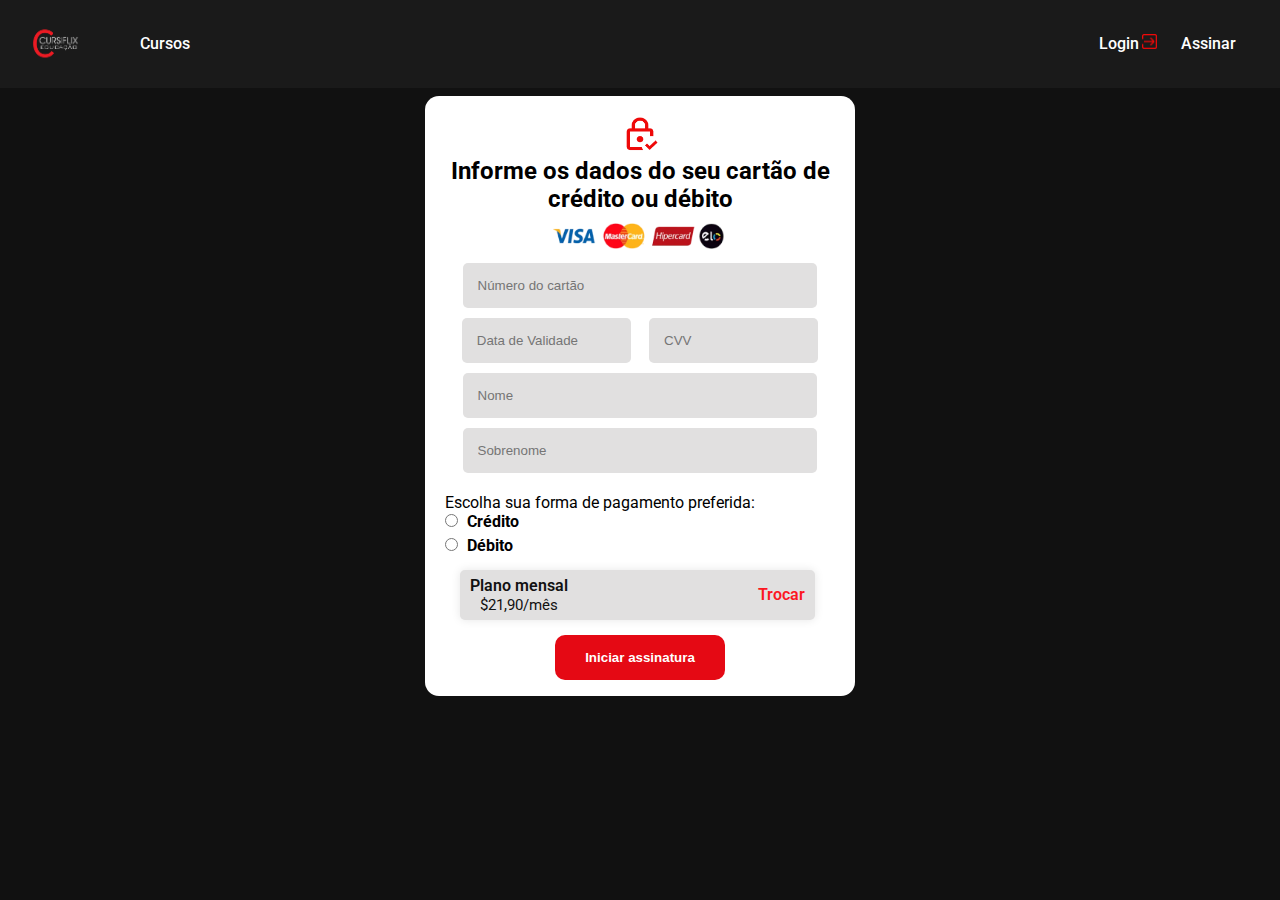
<file: src/assets/html/pagamento1.html>
<!DOCTYPE html>
<html lang="pt-br">
<head>
    <meta charset="UTF-8">
    <meta name="viewport" content="width=device-width, initial-scale=1.0">
    <title>CursiFlix - Pagamento</title>
    <link rel="stylesheet" href="../styles/pagamentos/pagamento1.css">
    <link rel="shortcut icon" href="icons/favicon.ico" type="image/x-icon">
</head>
<body>
    <div class="nav" id="nav">
        <!--logo-->
        <a href="index.html">
            <img class="logo"  src="../icons/logo/logo-CursiFlix.png" alt="">
        </a>

         <!--menu-->
         <div class="menu">

            <!--menu left-->
            <div class="menu-left">
                <ul>
                    <li><a href="cursos2.html">Cursos</a></li>
                </ul>
            </div> <!--fim do menu left-->

            <!--menu rigth-->
            <div class="menu-right">
                <ul>
                    <li><a href="login.html">Login</a>
                        <img src="../icons/login.png" alt="" width="15px"></li>
                    <li><a href="">Assinar</a></li>
                </ul>
            </div>
        </div> <!--fim do menu-->
    </div>

        <div id="box">
            <img src="../icons/encryption2.png" alt="" width="40px">
            <h2>Informe os dados do seu cartão de crédito ou débito</h2>
            <img src="../icons/cartao.png" alt="" width="200px" style="padding: 10px;">

            <div class="formulario">
                <form action="/" method="post" enctype="application/x-www-form-urlencoded">
                    <div class="input_box">
                        <input required type="text" placeholder="Número do cartão">
                    </div>
                    <div class="input_box">
                        <input required type="text" placeholder="Data de Validade" class="box">
                        <input required type="text" placeholder="CVV" class="box">
                    </div>
                    <div class="input_box">
                        <input required type="text" placeholder="Nome">
                    </div>
                    <div class="input_box">
                        <input required type="text" placeholder="Sobrenome">
                    </div>
                </form>
            </div>

            <div class="container">
                <p>Escolha sua forma de pagamento preferida:</p>
                    <form id="paymente_form">
                        <div class="form_group">
                            <input type="radio" name="payment" id="credit">
                            <label for="credit">Crédito</label>
                        </div>
                        <div class="form_group">
                            <input type="radio" name="payment" id="debit">
                            <label for="credit">Débito</label>
                        </div>
                    </form>
            </div>

            <div class="plan-container">
                <div>
                    <p id="current-plan">Plano mensal</p>
                    <span id="current-price">$21,90/mês</span>
                </div>
                <a id="trocar-button">Trocar</a>
            </div>

            <a href="cadastro.html"><button id="btn">Iniciar assinatura</button></a>
        </div>

<script src="../js/pagamento1.js"></script>
</body>
</html>
</file>
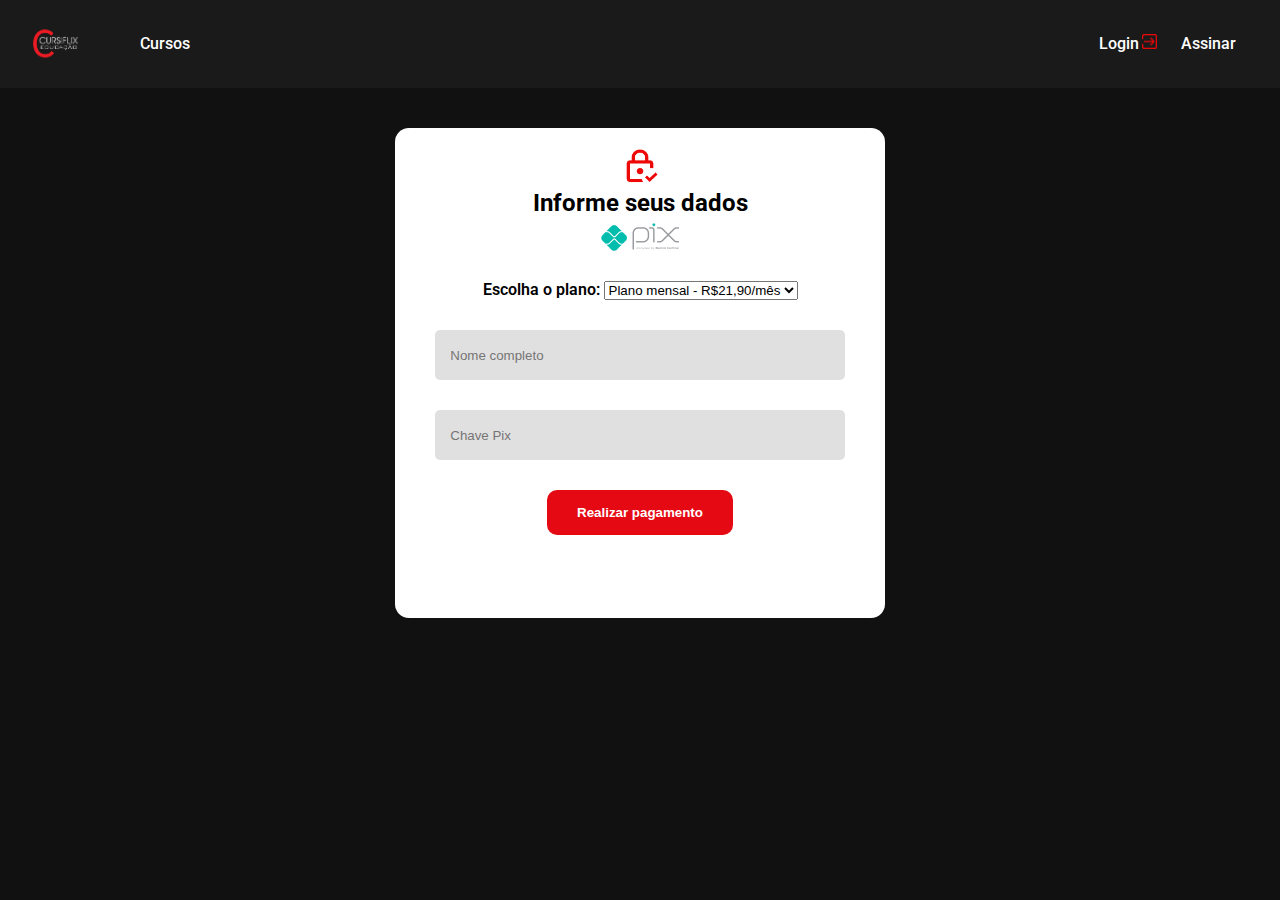
<file: src/assets/html/pagamento2.html>
<!DOCTYPE html>
<html lang="pt-br">
<head>
    <meta charset="UTF-8">
    <meta name="viewport" content="width=device-width, initial-scale=1.0">
    <title>CursiFlix - Pagamento</title>
    <link rel="stylesheet" href="../styles/pagamentos/pagamento2.css">
    <link rel="shortcut icon" href="icons/favicon.ico" type="image/x-icon">
</head>
<body>
    <div class="nav" id="nav">
        <!--logo-->
        <a href="index.html">
            <img class="logo"  src="../icons/logo/logo-CursiFlix.png" alt="">
        </a>

         <!--menu-->
         <div class="menu">

            <!--menu left-->
            <div class="menu-left">
                <ul>
                    <li><a href="cursos2.html">Cursos</a></li>
                </ul>
            </div> <!--fim do menu left-->

            <!--menu rigth-->
            <div class="menu-right">
                <ul>
                    <li><a href="login.html">Login</a>
                        <img src="../icons/login.png" alt="" width="15px"></li>
                    <li><a href="">Assinar</a></li>
                </ul>
            </div>
        </div> <!--fim do menu-->
    </div>

        <div id="box">
            <img src="../icons/encryption2.png" alt="" width="40px">
            <h2>Informe seus dados</h2>
            <img src="../icons/pix.png" alt="">
            <br>
            <br>
            <form id="payment">
                <div class="form">
                    <label for="plano">Escolha o plano:</label>
                    <select id="plano" required>
                        <option value="mensal" data-valor="21,90">Plano mensal - R$21,90/mês</option>
                        <option value="anual" data-valor="165,90">Plano anual - R$165,90/ano</option>
                    </select>
                </div>
                <div class="form">
                    <input required type="text" id="nome" placeholder="Nome completo">
                </div>

                <div class="form">
                    <input required type="text" id="chave-pix" placeholder="Chave Pix">
                </div>
            </form>

            <button type="button" id="realizar-pagamento">Realizar pagamento</button>
        </div>

<script src="../js/pagamento2.js"></script>
</body>
</html>
</file>
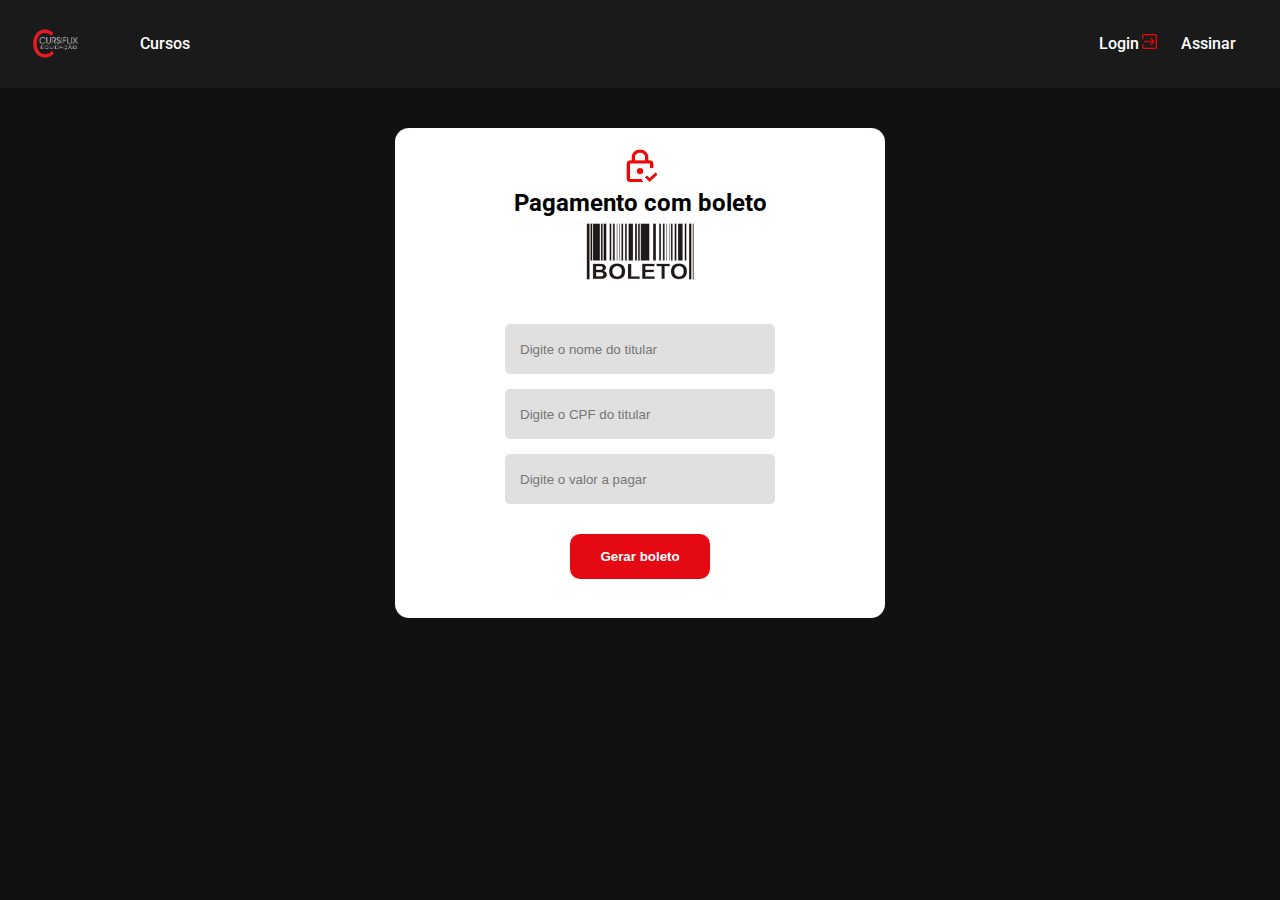
<file: src/assets/html/pagamento3.html>
<!DOCTYPE html>
<html lang="pt-br">
<head>
    <meta charset="UTF-8">
    <meta name="viewport" content="width=device-width, initial-scale=1.0">
    <title>CursiFlix - Pagamento</title>
    <link rel="stylesheet" href="../styles/pagamentos/pagamento3.css">
    <link rel="shortcut icon" href="icons/favicon.ico" type="image/x-icon">
</head>
<body>
    <div class="nav" id="nav">
        <!--logo-->
        <a href="index.html">
            <img class="logo"  src="../icons/logo/logo-CursiFlix.png" alt="">
        </a>

         <!--menu-->
         <div class="menu">

            <!--menu left-->
            <div class="menu-left">
                <ul>
                    <li><a href="cursos2.html">Cursos</a></li> 
                </ul>
            </div> <!--fim do menu left-->

            <!--menu rigth-->
            <div class="menu-right">
                <ul>
                    <li><a href="login.html">Login</a>
                        <img src="../icons/login.png" alt="" width="15px"></li>
                    <li><a href="">Assinar</a></li>
                </ul>
            </div>
        </div> <!--fim do menu-->
    </div>

    <div id="box">
        <img src="../icons/encryption2.png" alt="" width="40px">
        <h2>Pagamento com boleto</h2>
        <img src="../icons/boleto.png" alt="">
        <br>
        <br>
        <form id="payment">
            <div class="form">
                <input type="text" id="nomeTitular" placeholder="Digite o nome do titular">   
            </div>
            <div class="form">
                <input type="text" id="cpf" placeholder="Digite o CPF do titular" required>
            </div>
            <div class="form">
                <input type="text" id="valor" placeholder="Digite o valor a pagar">
            </div>
        </form>

        <button onclick="gerarBoleto()" id="gerar-boleto">Gerar boleto</button>

        <div class="boleto-info" id="boletoInfo" style="display: none;">
            <h3>Boleto Gerado</h3>
            <p id="resultado"></p>
            <button onclick="irParaOutraPagina()">Ir para outra página</button>

    </div>

<script src="../js/pagamento3.js"></script>
</body>
</html>
</file>
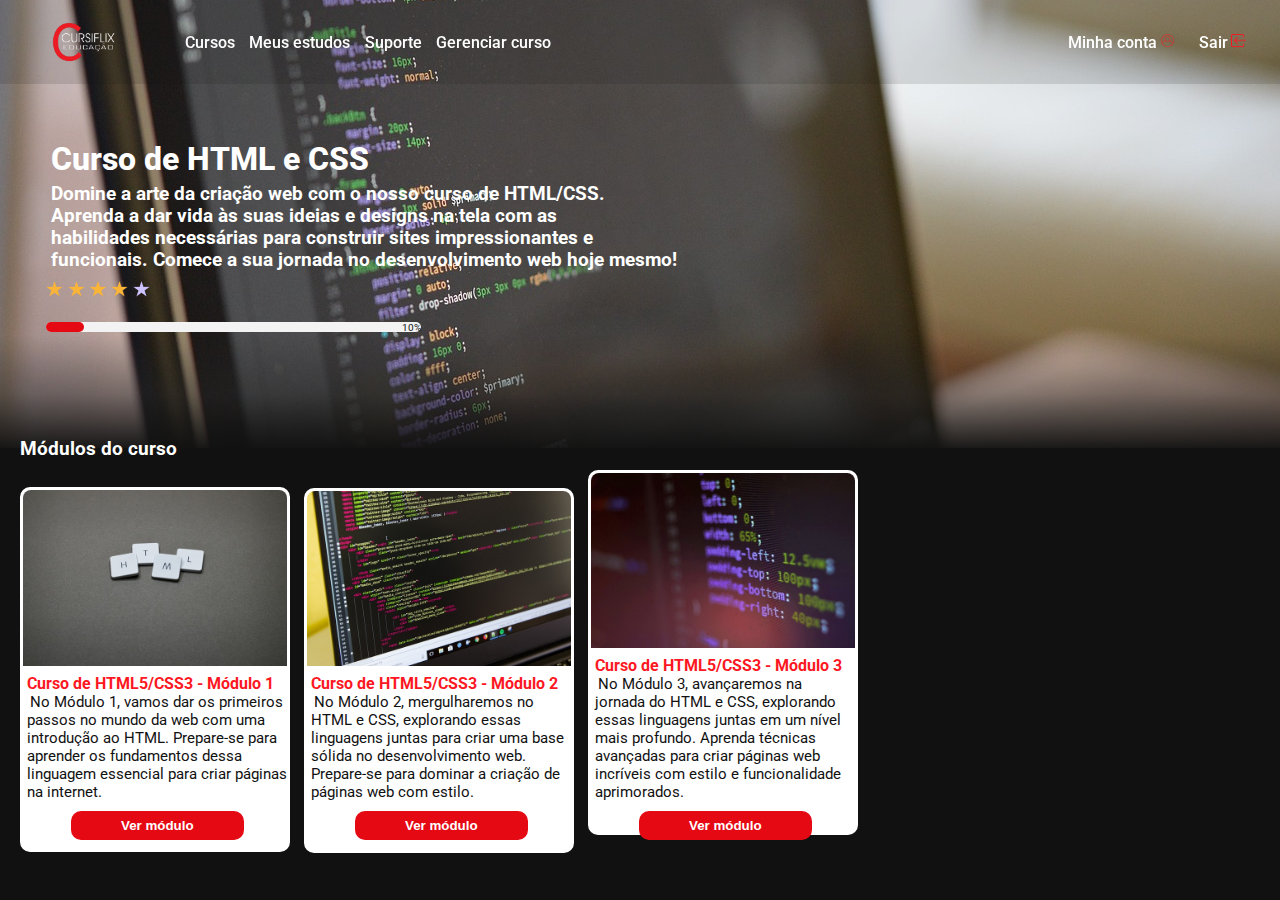
<file: src/assets/html/pagina-de-curso.html>
<!DOCTYPE html>
<html lang="pt-br">
<head>
    <meta charset="UTF-8">
    <meta name="viewport" content="width=device-width, initial-scale=1.0">
    <title>CursiFlix - Curso de HTML e CSS</title>
    <link rel="stylesheet" href="../styles/pagina-de-curso.css">
    <link rel="shortcut icon" href="../icons/logo/favicon.ico" type="image/x-icon">
</head>
<body>
    <div class="nav" id="nav">
        <!--logo-->
        <a href="dashboard.html">
            <img class="logo"  src="../icons/logo/logo-CursiFlix.png" alt="">
        </a>
        
         <!--menu-->
         <div class="menu">

            <!--menu left-->
            <div class="menu-left">
                <ul>
                    <li><a href="cursos.html">Cursos</a></li> 
                    <li><a href="meus-estudos.html">Meus estudos</a></li>
                    <li><a href="#">Suporte</a></li>
                    <li><a href="#">Gerenciar curso</a></li>
                    
                </ul>
            </div> <!--fim do menu left-->

            <!--menu rigth-->
            <div class="menu-right">
                <ul>
                    <li><a href="personal-data-page.html" id="link">Minha conta</a>
                    <img src="../icons/usuario.png" alt="" width="15px"></li>
                    <li><a href="index.html">Sair</a>
                        <img src="../icons/login-alt.png" alt="" width="15px"></li>
                </ul>
            </div>
        </div> <!--fim do menu-->
    </div>

    <header class="banner">
        <div class="contents">
            <h2 class="title">Curso de HTML e CSS</h2>
            <h3 class="subtitle">Domine a arte da criação web com o nosso curso de HTML/CSS. <br> Aprenda a dar vida às suas ideias e designs na tela com as <br>habilidades necessárias para construir sites impressionantes e <br> funcionais. Comece a sua jornada no desenvolvimento web hoje mesmo!</h3>

            <img src="../icons/4stars.png" alt="" id="icon_star">

            <div class="progress-bar-container">
                <div class="progress-bar"></div>
                <div class="percentage">0%</div>
            </div>
        </div>
        <div class="banner--fadebotton"></div>
    </header>

    <div class="modules">
        <h3>Módulos do curso</h3>
            <div class="module">
                    <img src="../images/desenvolvimento/html.jpg" alt="">
                   
                    <h4 style="padding-top: 4px;padding-left: 4px; color: #fc1722;">Curso de HTML5/CSS3 - Módulo 1</h4>
    

                        <p style="font-size: 15px; text-indent: 3px; padding-left: 4px;">No Módulo 1, vamos dar os primeiros passos no mundo da web com uma introdução ao HTML. Prepare-se para aprender os fundamentos dessa linguagem essencial para criar páginas na internet.</p>

                            <a href="#"><button class="btn">Ver módulo</button></a>
            </div>

            <div class="module">
                
                    <img src="../images/desenvolvimento/html-e-css03.jpg" alt="">
                   
                    <h4 style="padding-top: 4px;padding-left: 4px; color: #fc1722;">Curso de HTML5/CSS3 - Módulo 2</h4>
                

                        <p style="font-size: 15px; text-indent: 3px; padding-left: 4px;">No Módulo 2, mergulharemos no HTML e CSS, explorando essas linguagens juntas para criar uma base sólida no desenvolvimento web. Prepare-se para dominar a criação de páginas web com estilo.</p>

                            <a href="#"><button class="btn">Ver módulo</button></a> 
            </div>

            <div class="module">
                
                    <img src="../images/desenvolvimento/html-e-css04.jpg" alt="">
                   
                    <h4 style="padding-top: 4px;padding-left: 4px; color: #fc1722;">Curso de HTML5/CSS3 - Módulo 3</h4>
                

                        <p style="font-size: 15px; text-indent: 3px; padding-left: 4px;">No Módulo 3, avançaremos na jornada do HTML e CSS, explorando essas linguagens juntas em um nível mais profundo. Aprenda técnicas avançadas para criar páginas web incríveis com estilo e funcionalidade aprimorados.</p>

                            <a href="#"><button class="btn">Ver módulo</button></a>    
            </div>     
    </div>


<script src="../js/pagina-de-cursos.js"></script>

</body>
</html>
</file>
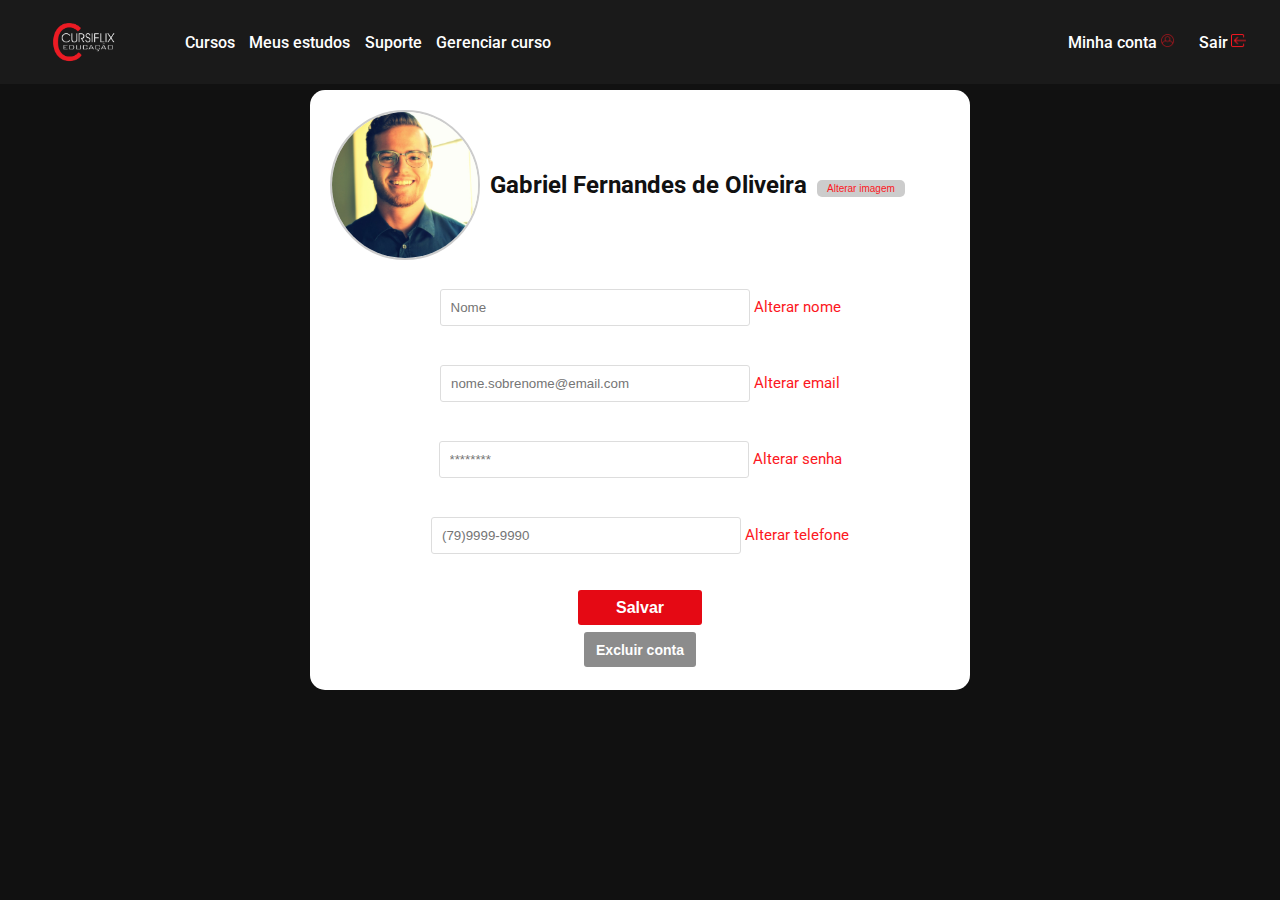
<file: src/assets/html/personal-data-page.html>
<!DOCTYPE html>
<html lang="pt-br">
<head>
    <meta charset="UTF-8">
    <meta name="viewport" content="width=device-width, initial-scale=1.0">
    <title>CursiFlix - Dados pessoais</title>
    <link rel="stylesheet" href="../styles/personal.css">
    <link rel="shortcut icon" href="../icons/logo/favicon.ico" type="image/x-icon">
</head>
<body>
    <div class="nav" id="nav">
        <!--logo-->
        <a href="dashboard.html">
            <img class="logo"  src="../icons/logo/logo-CursiFlix.png" alt="">
        </a>
        
         <!--menu-->
         <div class="menu">

            <!--menu left-->
            <div class="menu-left">
                <ul>
                    <li><a href="dashboard.html">Cursos</a></li>
                    <li><a href="meus-estudos.html">Meus estudos</a></li>
                    <li><a href="#">Suporte</a></li>
                    <li><a href="#">Gerenciar curso</a></li> 
            </div> <!--fim do menu left-->

            <!--menu rigth-->
            <div class="menu-right">
                <ul>
                    <li><a href="personal-data-page.html" id="link">Minha conta</a> 
                    <img src="../icons/usuario.png" alt="" width="15px"></li>
                    <li><a href="index.html">Sair</a>
                        <img src="../icons/login-alt.png" alt="" width="15px"></li>
                </ul>
            </div>
        </div> <!--fim do menu-->
    </div>

    <div class="container">
        <div class="profile">
            <div class="circle">
                <img src="../images/homem.jpg" alt="Imagem" class="rounded-image" id="profileImage">
            </div>
            <h2 id="userName">Gabriel Fernandes de Oliveira</h2>
             <!--Para permitir a alteração da imagem do perfil-->
            <input type="file" id="imageUpload" accept="image/*" style="display: none;">
            <button id="changeImage">Alterar imagem</button>
        </div>
        <br>
        <form id="userForm">
            <input type="text" id="name" name="name" placeholder="Nome">
            <a href="#" class="change-data" id="changeName">Alterar nome</a>
            <br><br>
            <input type="text" id="email" name="email" placeholder="nome.sobrenome@email.com">
            <a href="#" class="change-data" id="changeEmail">Alterar email</a>
            <br><br>
            <input type="password" id="password" name="password" placeholder="********">
            <a href="#" class="change-data" id="changePassword">Alterar senha</a>
            <br><br>
            <input type="tel" id="phone" name="phone" placeholder="(79)9999-9990">
            <a href="#" class="change-data" id="changePhone">Alterar telefone</a>
            <br><br>
            <button type="submit" id="btn">Salvar</button>
            <br>
            <button type="submit" id="btn2">Excluir conta</button>
        </form>
    </div>



    <script src="../js/personal.js"></script>
</body>
</html>
</file>
<file: src/assets/styles/index.css>
@import url('https://fonts.googleapis.com/css2?family=PT+Sans+Caption&family=Roboto&display=swap');

* {
    margin: 0;
    box-sizing: border-box;
}

body {
    font-family: "Roboto";
    background-color: #111;
}

.logo {
    width: 110px;
    margin-left: 25px;
    object-fit: contain;
}

.nav {
    background-color: #1111111f;
    position: fixed;
    top: 0;
    width: 100%;
    display: flex;
    justify-content: space-between;
    padding: 10px;
    z-index: 1000;
    transition-timing-function: ease-in;
    transition: 0.5s;
}

.nav_black {
    background-color: rgb(20, 20, 20);
}

.menu {
    display: flex;
    flex-direction: row;
    justify-content: space-between;
    width: 100%;
    align-items: center;
}

.menu-left, .menu-right {
    display: flex;
    font-size: .90rem;
}

.menu ul {
    display: flex;
    list-style: none;
    align-items: center;
}

.menu li {
    position: relative;
    padding-right: .9rem;
}

.menu-right ul li {
    padding-right: 1.5rem;
}

.menu a {
    font-size: 1rem;
    font-weight: 500;
    text-decoration: none;
    color: white;
}

.menu a::after {
    content: '';
    width: 0;
    height: 2px;
    background-color: #fc1722;
    position: absolute;
    bottom: -4px;
    left: 0;
    transition: 0.4s all linear;
}

.menu a:hover::after {
    width: 80%;
}

.banner {
    background-image: url(../images/student.1.jpeg);
    background-size: cover;
    background-position: center center;
    color: white;
    object-fit: contain;
    height: 448px;
}

.contents {
    margin-left: 30px;
    padding-top: 140px;
    height: 190px;
}

.title {
    font-size: 2rem;
    font-weight: 800;
    padding-left: 1.3rem;
    padding-bottom: 0.3rem;
}

.subtitle {
    padding-left: 1.3rem;
    padding-bottom: 2rem;
}

.button #btn {
    cursor: pointer;
    color: white;
    outline: none;
    border: none;
    font-weight: 700;
    border-radius: 10px;
    margin-right: 1rem;
    margin-left: 1rem;
    padding: 15px 30px;
    background-color: #e50914;
}

.button #btn:hover {
    background-color: #fc1722;
    transition: 0.3s;
}

.banner--fadebotton {
    margin-top: 145px;
    height: 7.4rem;
    background-image: linear-gradient(180deg, transparent, rgba(37, 37, 37, 0.449), #111);
}

.row {
    color: white;
    margin-top: -40px;
    margin-left: 20px;
}

.wrapper {
    display: flex;
    overflow-y: hidden;
    overflow-x: hidden;
    padding: 20px;
}

.wrapper::-webkit-scrollbar {
    display: none;
}

.wrapper i {
    top: 90%;
    height: 50px;
    width: 50px;
    cursor: pointer;
    font-size: 1.25rem;
    position: absolute;
    text-align: center;
    line-height: 50px;
    background: #fff;
    border-radius: 50%;
    box-shadow: 0 3px 6px rgba(0,0,0,0.23);
    transform: translateY(-50%);
    transition: transform 0.1s linear;
}

.wrapper i:active{
    transform: translateY(-50%) scale(0.85);
}

.wrapper i:first-child{
    left: 10px;
}

.wrapper i:last-child{
    right: 30px;
}

.wrapper .carousel{
    display: grid;
    grid-auto-flow: column;
    overflow-x: auto;
    scroll-snap-type: x mandatory;
    gap: 16px;
    border-radius: 8px;
    scroll-behavior: smooth;
    scrollbar-width: none;
}

.carousel::-webkit-scrollbar {
    display: none;
}

.carousel.no-transition {
    scroll-behavior: auto;
}

.carousel.dragging {
    scroll-snap-type: none;
    scroll-behavior: auto;
}

.carousel.dragging .card {
    cursor: grab;
    user-select: none;
}

.card img {
    width: 100%;
    object-fit: contain;
    max-width: 300px;
    max-height: 290px;
    min-width: 248px;
    border-radius: 17px 17px 0 0;
}

.card {
    scroll-snap-align: start;
    color: #111;
    background-color: white;
    border: white solid 3px;
    margin-top: 10px;
    width: 253px;
    height: 365px;
    border-radius: 20px;
    transition: 0.5s ease-in-out;
}

.card a {
    text-decoration: none;
    color: #fc1722;
}

.icon_star {
    padding-right: 9rem;
}

.row_category {
    font-size: 13px;
    color: white;
    background-color: #fc1722;
    width: 120px;
    height: 35px;
    border-radius: 17.5px;
    text-align: center;
    padding-top: 9px;
    margin-left: 9em;
}

.card:hover {
    border: #fc1722 outset 3px;
    transform: translate(2px, -8px);
}

@media screen and (max-width: 900px) {
    .wrapper .carousel {
      grid-auto-columns: calc((100% / 2) - 9px);
    }

    .wrapper i {
        top: 100%;
    }
}
  
@media screen and (max-width: 600px) {
    .card {
        margin-top: 10px;
    }

    .row_category {
        margin-left: 7em;
    }

    .row {
        margin-top: 30px;
    }
    .wrapper .carousel {
      grid-auto-columns: 100%;
    }

    .wrapper i {
        top: 100%;
    }
}

.categories {
    color: white;
    margin-top: 40px;
    padding: 20px;
    text-align: center;
}

.category {
    background-color: white;
    width: 250px;
    height: 240px;
    border-radius: 20px;
    margin-top: 40px;
    margin-right: 5px;
    display: inline-block;
    transition: 0.5s ease-in-out
}

.category:hover {
    transform: translate(2px, -8px);
}

.img_category {
    padding-top: 34px;
}

.p_category {
    font-size: 20px;
    font-weight: 600;
    text-align: center;
    padding-top: 6px;
    color: #fc1722;
}

.product {
    text-align: center;
    margin-top: 7rem;
}

.animation {
    display: inline-block;
}

.conteudo {
    color: white;
    display: inline-block;
    vertical-align: top;
    padding-top: 9rem;
}

.plans {
    background-color: #1f1f1f;
    color: white;
    text-align: center;
    margin-top: 15rem;
    padding: 45px;
}

.type_plans {
    display: inline-block;
    padding: 30px;
    margin-top: 20px;
    margin-right: 20px;
    color: white;
}

.plan {
    background-color:#fc1722;
    width: 469px;
    height: 90px;
    padding-top: 30px;
    border-radius: 14px 14px 0px 0px;
}

.plan_description {
    background-color: white;
    color: #111;
    width: 469px;
    height: 340px;
    padding-top: 30px;
    border-radius: 0px 0px 14px 14px;
}

.plan_description ul {
    list-style: none;
}

.plan_description ul li {
    padding-right: 50px;
}

.button .btn {
    cursor: pointer;
    color: white;
    outline: none;
    border: none;
    font-weight: 700;
    border-radius: 10px;
    margin-right: 1rem;
    margin-left: 1rem;
    padding: 15px 30px;
    background-color: #e50914;
}

.button .btn:hover {
    background-color: #fc1722;
    transition: 0.3s;
}
</file>
<file: src/assets/styles/cadastro.css>
@charset "UTF-8";

body {
    padding: 0;
    margin: 0;
    height: 100%;
    width: 100%;
    position: relative;
    background-image: url(../images/background4.jpg);
    background-repeat: no-repeat;
    font-family: Arial, Helvetica, sans-serif;
    overflow-y: hidden;
}

body::before {
    content: "";
    background-color: rgb(0, 0, 0, .5);
    width: 100%;
    height: 100%;
    position: absolute;
    top: 0;
    bottom: 0;
    left: 0;
    right: 0;
}

.header {
    padding: 20px 58px;
    position: relative;
    z-index: 10;
}

.logo img{
    width: 160px;
}

.cadastro_body {
    padding: 20px;
    z-index: 90;
    position: relative;
    max-width: 350px;
    height: 635px;
    margin-left: 50%;
    border-radius: 10px;
    box-sizing: border-box;
    transform: translate(-50%);
}

.cadastro_body h2 {
    font-size: 32px;
    color: white;
    margin-top: 0;
}

.cadastro_body input {
    height: 50px;
    width: 100%;
    color: white;
    background-color: #333;
    border: none;
    border-radius: 5px;
    padding-left: 15px;
    box-sizing: border-box;
    outline: none;
}

.cadastro_body input:hover {
    background-color: #444;
}

.input_box {
    margin-bottom: 10px;
}

.aviso {
    color: #ff000d;
    font-size: 10px;
}

.link_as_button {
    appearance: button;
    text-decoration: none;
    text-align: center;
    padding-top: 15px;
    height: 35px;
    width: 100%;
    color: #fff;
    background-color: #e50914;
    border-radius: 3px;
    font-weight: bold;
    font-size: 16px;
    border: none;
    margin-bottom: 10px;
}

.link_as_button:hover {
    background-color: #fc1722;
    cursor: pointer;
}

.terms {
    color: #afafaf;
    font-size: 13px;
    text-align: center;
}
</file>
<file: src/assets/styles/dashboard.css>
@import url('https://fonts.googleapis.com/css2?family=PT+Sans+Caption&family=Roboto&display=swap');

* {
    margin: 0;
    box-sizing: border-box;
}

body {
    font-family: "Roboto";
    background-color: #111;
}

.logo {
    width: 110px;
    margin-left: 25px;
    object-fit: contain;
}

.nav {
    background-color: #1111111f;
    position: fixed;
    top: 0;
    width: 100%;
    display: flex;
    justify-content: space-between;
    padding: 10px;
    z-index: 1000;
    transition-timing-function: ease-in;
    transition: 0.5s;
}

.nav_black {
    background-color: rgb(20, 20, 20);
}

.menu {
    display: flex;
    flex-direction: row;
    justify-content: space-between;
    width: 100%;
    align-items: center;
}

.menu-left, .menu-right {
    display: flex;
    font-size: .90rem;
}

.menu ul {
    display: flex;
    list-style: none;
    align-items: center;
}

.menu li {
    position: relative;
    padding-right: .9rem;
}

.menu-right ul li {
    padding-right: 1.5rem;
}

.menu a {
    font-size: 1rem;
    font-weight: 500;
    text-decoration: none;
    color: white;
}

.menu a::after {
    content: '';
    width: 0;
    height: 2px;
    background-color: #fc1722;
    position: absolute;
    bottom: -4px;
    left: 0;
    transition: 0.4s all linear;
}

.menu a:hover::after {
    width: 80%;
}

.banner {
    background-image: url(../images/student.1.jpeg);
    background-size: cover;
    background-position: center center;
    color: white;
    object-fit: contain;
    height: 448px;
}

.contents {
    margin-left: 30px;
    padding-top: 140px;
    height: 190px;
}

.title {
    font-size: 2rem;
    font-weight: 800;
    padding-left: 1.3rem;
    padding-bottom: 0.3rem;
}

.subtitle {
    padding-left: 1.3rem;
    padding-bottom: 2rem;
}

.banner--fadebotton {
    margin-top: 145px;
    height: 7.4rem;
    background-image: linear-gradient(180deg, transparent, rgba(37, 37, 37, 0.449), #111);
}

.row {
    color: white;
    margin-top: -40px;
    margin-left: 20px;
}

.wrapper {
    display: flex;
    overflow-y: hidden;
    overflow-x: hidden;
    padding: 20px;
}

.wrapper::-webkit-scrollbar {
    display: none;
}

.wrapper i {
    top: 90%;
    height: 50px;
    width: 50px;
    cursor: pointer;
    font-size: 1.25rem;
    position: absolute;
    text-align: center;
    line-height: 50px;
    background: #fff;
    border-radius: 50%;
    box-shadow: 0 3px 6px rgba(0,0,0,0.23);
    transform: translateY(-50%);
    transition: transform 0.1s linear;
}

.wrapper i:active{
    transform: translateY(-50%) scale(0.85);
}

.wrapper i:first-child{
    left: 10px;
}

.wrapper i:last-child{
    right: 30px;
}

.wrapper .carousel{
    display: grid;
    grid-auto-flow: column;
    overflow-x: auto;
    scroll-snap-type: x mandatory;
    gap: 16px;
    border-radius: 8px;
    scroll-behavior: smooth;
    scrollbar-width: none;
}

.carousel::-webkit-scrollbar {
    display: none;
}

.carousel.no-transition {
    scroll-behavior: auto;
}

.carousel.dragging {
    scroll-snap-type: none;
    scroll-behavior: auto;
}

.carousel.dragging .card {
    cursor: grab;
    user-select: none;
}

.card img {
    width: 100%;
    object-fit: contain;
    max-width: 300px;
    max-height: 290px;
    min-width: 248px;
    border-radius: 17px 17px 0 0;
}

.card {
    scroll-snap-align: start;
    color: #111;
    background-color: white;
    border: white solid 3px;
    margin-top: 10px;
    width: 253px;
    height: 365px;
    border-radius: 20px;
    transition: 0.5s ease-in-out;
}

.card a {
    text-decoration: none;
    color: #fc1722;
}

.icon_star {
    padding-right: 9rem;
}

.row_category {
    font-size: 13px;
    color: white;
    background-color: #fc1722;
    width: 120px;
    height: 35px;
    border-radius: 17.5px;
    text-align: center;
    padding-top: 9px;
    margin-left: 9em;
}

.card:hover {
    border: #fc1722 outset 3px;
    transform: translate(2px, -8px);
}



@media screen and (max-width: 900px) {
    .wrapper .carousel {
      grid-auto-columns: calc((100% / 2) - 9px);
    }
    .wrapper i {
        top: 100%;
    }
}
  
@media screen and (max-width: 600px) {
    .card {
        margin-top: 10px;
    }

    .row_category {
        margin-left: 7em;
    }

    .row {
        margin-top: 30px;
    }

    .wrapper .carousel {
      grid-auto-columns: 100%;
    }

    .wrapper i {
        top: 100%;
    }
}
</file>
<file: src/assets/styles/login.css>
@charset "UTF-8";

body {
    padding: 0;
    margin: 0;
    height: 100vh;
    width: 100%;
    position: relative;
    background-image: url(../images/background4.jpg);
    background-repeat: no-repeat;
    font-family: Arial, Helvetica, sans-serif;
}

body::before {
    content: "";
    background-color: rgb(0, 0, 0, .5);
    width: 100%;
    height: 100%;
    position: absolute;
    top: 0;
    bottom: 0;
    left: 0;
    right: 0;
}

.logo img{
    width: 167px;
}

.header {
    padding: 20px 58px;
    position: relative;
    z-index: 10;
}

.login_body {
    padding: 60px;
    z-index: 90;
    position: relative;
    max-width: 450px;
    height: 550px;
    margin-left: 50%;
    border-radius: 10px;
    box-sizing: border-box;
    transform: translate(-50%);
}

.login_body h2 {
    font-size: 32px;
    color: white;
    margin-top: 0;
}

.login_body input {
    height: 50px;
    width: 100%;
    color: white;
    background-color: #333;
    border: none;
    border-radius: 5px;
    padding-left: 15px;
    box-sizing: border-box;
    outline: none;
}

.login_body input:hover {
    background-color: #444;
}

.login_box h2{
    text-align: center;
}

.input_box {
    margin-bottom: 25px;
}

.link_as_button {
    appearance: button;
    text-decoration: none;
    text-align: center;
    padding-top: 15px;
    height: 35px;
    width: 100%;
    color: #fff;
    background-color: #e50914;
    border-radius: 3px;
    font-weight: bold;
    font-size: 16px;
    border: none;
    margin-bottom: 10px;
}

.link_as_button:hover {
    background-color: #fc1722;
    cursor: pointer;
}

.support {
    display: flex;
    color: #b3b3b3;
    justify-content: space-between;
    font-size: 12px;
    margin-bottom: 5px;
}

.support input {
    width: 15px;
    height: 15px;
}

.remember {
    display: flex;
    align-items: center;
}

.remember span {
    margin-right: 5px;
    height: 25px;
}

.help a {
    text-decoration: none;
    color: #afafaf;
}

.help a:hover {
    text-decoration: underline;
}

.sign_up {
    color: #afafaf;
    font-size: 16px;
}

.sign_up a {
    color: #fff;
    font-size: 16px;
    text-decoration: none;
}

.sign_up a:hover {
    text-decoration: underline;
}


@media screen and (max-width: 950px) {
    .header, .login {
       margin: 0em 3em;
    }

    .login_body {
        width: 120vw;
    }

    .login_box {
        margin: -2em 2em;
    }
}
</file>
<file: src/assets/styles/meus-estudos.css>
@import url('https://fonts.googleapis.com/css2?family=PT+Sans+Caption&family=Roboto&display=swap');

* {
    box-sizing: border-box;
}

body {
    font-family: "Roboto";
    background-color: #111;
}

.logo {
    width: 110px;
    margin-left: 25px;
    object-fit: contain;
}

.nav {
    background-color: #1a1a1a;
    position: fixed;
    top: 0;
    width: 100%;
    display: flex;
    justify-content: space-between;
    padding: 10px;
    z-index: 1000;
    transition-timing-function: ease-in;
    transition: 0.5s;
}

.nav_black {
    background-color: rgb(20, 20, 20);
}

.menu {
    display: flex;
    flex-direction: row;
    justify-content: space-between;
    width: 100%;
    align-items: center;
}

.menu-left, .menu-right {
    display: flex;
    font-size: .90rem;
}

.menu ul {
    display: flex;
    list-style: none;
    align-items: center;
}

.menu li {
    position: relative;
    padding-right: .9rem;
}

.menu-right ul li {
    padding-right: 1.5rem;
}

.menu a {
    font-size: 1rem;
    font-weight: 500;
    text-decoration: none;
    color: white;
}

.menu a::after {
    content: '';
    width: 0;
    height: 2px;
    background-color: #fc1722;
    position: absolute;
    bottom: -4px;
    left: 0;
    transition: 0.4s all linear;
}

.menu a:hover::after {
    width: 80%;
}

.geral {
    margin-top: 9rem;
}

.overview {
    display: flex;
    margin-top: 40px;
    justify-content: space-evenly;
}

h2 {
    color: white;
    margin-left: 50px;
}

.box {
    background-color: white;
    width: 222px;
    height: 140px;
    border-radius: 8px;
    display: flex;
    padding: 10px;
}

.icon {
    background-color: #fc1722;
    width: 28px;
    height: 28px;
    border-radius: 4px;
}

.text {
    margin-left: 5px;
    display: flex;
    flex-direction: column;
}

h1 {
    color: #fc1722;
    font-size: 40px;
    margin-top: 20px;
}

.courses {
    display: flex;
    justify-content: space-evenly;
}

.big-box {
    background-color: white;
    width: 272px;
    height: 300px;
    border-radius: 10px;
    padding: 20px;
    margin-top: 40px;
    margin-right: 30px;
    margin-left: 40px;
}

p {
    font-weight: 600;
    margin-left: 5px;
}

.circle {
    margin-top: 50px;
    position: relative;
    width: 100px;
    height: 100px;
    border-radius: 50%;
    background-color: #ff636b99; 
}
  
.fill {
    position: absolute;
    width: 100%;
    height: 100%;
    border-radius: 50%;
    clip: rect(0, 50px, 50px, 0);
    background-color: #fc1722; 
    transform: rotate(72deg); /* Ângulo de 20% de 360° */
}
  
.content {
    position: absolute;
    top: 50%;
    left: 50%;
    transform: translate(-50%, -50%);
    text-align: center;
}
  
span {
    font-family: Arial, sans-serif;
    font-size: 16px;
    color: #333;
}

.progress {
    background-color: white;
    width: 272px;
    height: 300px;
    border-radius: 10px;
    padding: 20px;
    margin-top: 40px;
}

.progress-ring {
    margin-top: 50px;
    position: relative;
    width: 100px;
    height: 100px;
  }
  
  .progress-circle {
    position: absolute;
    width: 100%;
    height: 100%;
    border: 5px solid #fc1722;
    border-radius: 50%;
    clip: rect(0, 50px, 20px, 0);
  }
  
.progress-number {
    position: absolute;
    top: 50%;
    left: 50%;
    transform: translate(-50%, -50%);
    font-family: Arial, sans-serif;
    font-size: 16px;
    color: #333;
}
  
@media screen and (max-width: 768px) {
    .box {
      margin-bottom: 20px;
      margin-right: 20px;
    }

    h1 {
        font-size: 30px;
    }

    .text {
        font-size: 14px;
    }
  
    .progress {
        width: 150px;
    }
  }
</file>
<file: src/assets/styles/pagamentos/pagamento.css>
@import url('https://fonts.googleapis.com/css2?family=PT+Sans+Caption&family=Roboto&display=swap');

* {
    margin: 0;
    box-sizing: border-box;

}

body {
    font-family: "Roboto";
    background-color: #111;
}

.logo {
    width: 80px;
    object-fit: contain;
}

.nav {
    background-color: #1a1a1a;
    position: fixed;
    top: 0;
    width: 100%;
    display: flex;
    justify-content: space-between;
    padding: 20px;
    z-index: 1000;
    transition-timing-function: ease-in;
    transition: 0.5s;
}

.nav_black {
    background-color: rgb(20, 20, 20);
}

.menu {
    display: flex;
    flex-direction: row;
    justify-content: space-between;
    width: 100%;
    align-items: center;
}

.menu-left, .menu-right {
    display: flex;
    font-size: .90rem;
}

.menu ul {
    display: flex;
    list-style: none;
    align-items: center;
}

.menu li {
    position: relative;
    padding-right: .9rem;
}

.menu-right ul li {
    padding-right: 1.5rem;
}

.menu a {
    font-size: 1rem;
    font-weight: 500;
    text-decoration: none;
    color: white;
}

.menu a::after {
    content: '';
    width: 0;
    height: 2px;
    background-color: #fc1722;
    position: absolute;
    bottom: -4px;
    left: 0;
    transition: 0.4s all linear;
}

.menu a:hover::after {
    width: 80%;
}

#box {
    background-color: white;
    padding: 20px;
    width: 490px;
    height: 535px;
    position: relative;
    margin-left: auto;
    margin-right: auto;
    margin-top: 8em;
    border-radius: 14px;
}

#payment-methods {
    padding-top: 40px;
}

.form_of_payment {
    height: 90px;
    background-color: rgb(225, 224, 224);
    border: rgb(203, 203, 203) solid 2px;
    border-radius: 10px;
    padding: 10px;
    margin-bottom: 15px;
    transition: 0.3s;
}

.form {
    font-weight: 600;
}

.link {
    text-decoration: none;
    color: #111;
}

.form_of_payment:hover {
    background-color: rgb(215, 215, 215);
}
</file>
<file: src/assets/styles/pagamentos/pagamento1.css>
@import url('https://fonts.googleapis.com/css2?family=PT+Sans+Caption&family=Roboto&display=swap');

* {
    margin: 0;
    box-sizing: border-box;

}

body {
    font-family: "Roboto";
    background-color: #111;
}

.logo {
    width: 80px;
    object-fit: contain;
}

.nav {
    background-color: #1a1a1a;
    position: fixed;
    top: 0;
    width: 100%;
    display: flex;
    justify-content: space-between;
    padding: 20px;
    z-index: 1000;
    transition-timing-function: ease-in;
    transition: 0.5s;
}

.nav_black {
    background-color: rgb(20, 20, 20);
}

.menu {
    display: flex;
    flex-direction: row;
    justify-content: space-between;
    width: 100%;
    align-items: center;
}

.menu-left, .menu-right {
    display: flex;
    font-size: .90rem;
}

.menu ul {
    display: flex;
    list-style: none;
    align-items: center;
}

.menu li {
    position: relative;
    padding-right: .9rem;
}

.menu-right ul li {
    padding-right: 1.5rem;
}

.menu a {
    font-size: 1rem;
    font-weight: 500;
    text-decoration: none;
    color: white;
}

.menu a::after {
    content: '';
    width: 0;
    height: 2px;
    background-color: #fc1722;
    position: absolute;
    bottom: -4px;
    left: 0;
    transition: 0.4s all linear;
}

.menu a:hover::after {
    width: 80%;
}

#box {
    background-color: white;
    padding: 20px;
    width: 430px;
    height: 600px;
    position: relative;
    margin-left: auto;
    margin-right: auto;
    margin-top: 6em;
    border-radius: 14px;
    text-align: center;
}

form {
    display: flex;
    flex-direction: column;
}

.input_box {
    margin-bottom: 10px;
}

.input_box input {
    height: 45px;
    width: 91%;
    color: #111;
    background-color: rgb(225, 224, 224);
    border: none;
    border-radius: 5px;
    padding-left: 15px;
    box-sizing: border-box;
    outline: none;
}

.input_box .box {
    margin-right: 7px;
    margin-left: 7px;
    width: 43.4%;
}

label {
    font-weight: bold;
}

input[type="radio"] {
    margin-right: 5px;
}

.container {
    text-align: left;
    margin-top: 10px;
}

.form_group {
    margin-bottom: 5px;
}

.plan-container {
    height: 50px;
    width: 91%;
    color: #111;
    background-color: rgb(225, 224, 224);
    border: none;
    border-radius: 5px;
    box-shadow: 0 0 10px rgba(0, 0, 0, 0.1);
    margin-top: 10px;
    margin-left: 15px;
    display: flex;
    justify-content: space-between;
    align-items: center;
}

.plan-container p {
    font-weight: 600;
    margin-left: 10px;
}

.plan-container span {
    font-size: 15px;
    margin-left: 10px;
}

.plan-container a {
    text-decoration: none;
    color: #fc1722;
    font-weight: 600;
    float: right;
    margin-right: 10px;
    cursor: pointer;
}

.plan-container a:hover {
    text-decoration: underline;
}

#btn {
    cursor: pointer;
    color: white;
    outline: none;
    border: none;
    font-weight: 700;
    border-radius: 10px;
    margin-top: 15px;
    padding: 15px 30px;
    background-color: #e50914;
    text-align: center;
    
}

#btn:hover {
    background-color: #fc1722;
    transition: 0.3s;
}
</file>
<file: src/assets/styles/pagamentos/pagamento2.css>
@import url('https://fonts.googleapis.com/css2?family=PT+Sans+Caption&family=Roboto&display=swap');

* {
    margin: 0;
    box-sizing: border-box;

}

body {
    font-family: "Roboto";
    background-color: #111;
}

.logo {
    width: 80px;
    object-fit: contain;
}

.nav {
    background-color: #1a1a1a;
    position: fixed;
    top: 0;
    width: 100%;
    display: flex;
    justify-content: space-between;
    padding: 20px;
    z-index: 1000;
    transition-timing-function: ease-in;
    transition: 0.5s;
}

.nav_black {
    background-color: rgb(20, 20, 20);
}

.menu {
    display: flex;
    flex-direction: row;
    justify-content: space-between;
    width: 100%;
    align-items: center;
}

.menu-left, .menu-right {
    display: flex;
    font-size: .90rem;
}

.menu ul {
    display: flex;
    list-style: none;
    align-items: center;
}

.menu li {
    position: relative;
    padding-right: .9rem;
}

.menu-right ul li {
    padding-right: 1.5rem;
}

.menu a {
    font-size: 1rem;
    font-weight: 500;
    text-decoration: none;
    color: white;
}

.menu a::after {
    content: '';
    width: 0;
    height: 2px;
    background-color: #fc1722;
    position: absolute;
    bottom: -4px;
    left: 0;
    transition: 0.4s all linear;
}

.menu a:hover::after {
    width: 80%;
}

#box {
    background-color: white;
    padding: 20px;
    width: 490px;
    height: 490px;
    position: relative;
    margin-left: auto;
    margin-right: auto;
    margin-top: 8em;
    border-radius: 14px;
    text-align: center;
}

form {
    display: flex;
    flex-direction: column;
}

.form input {
    height: 50px;
    width: 91%;
    color: #111;
    background-color: rgb(225, 224, 224);
    border: none;
    border-radius: 5px;
    padding-left: 15px;
    margin-top: 30px;
    box-sizing: border-box;
    outline: none;
}

.form label {
    font-weight: 600;
}

#realizar-pagamento {
    cursor: pointer;
    color: white;
    outline: none;
    border: none;
    font-weight: 700;
    border-radius: 10px;
    margin-top: 30px;
    padding: 15px 30px;
    background-color: #e50914;
    text-align: center;
    
}

#realizar-pagamento:hover {
    background-color: #fc1722;
    transition: 0.3s;
}
</file>
<file: src/assets/styles/pagamentos/pagamento3.css>
@import url('https://fonts.googleapis.com/css2?family=PT+Sans+Caption&family=Roboto&display=swap');

* {
    margin: 0;
    box-sizing: border-box;

}

body {
    font-family: "Roboto";
    background-color: #111;
}

.logo {
    width: 80px;
    object-fit: contain;
}

.nav {
    background-color: #1a1a1a;
    position: fixed;
    top: 0;
    width: 100%;
    display: flex;
    justify-content: space-between;
    padding: 20px;
    z-index: 1000;
    transition-timing-function: ease-in;
    transition: 0.5s;
}

.nav_black {
    background-color: rgb(20, 20, 20);
}

.menu {
    display: flex;
    flex-direction: row;
    justify-content: space-between;
    width: 100%;
    align-items: center;
}

.menu-left, .menu-right {
    display: flex;
    font-size: .90rem;
}

.menu ul {
    display: flex;
    list-style: none;
    align-items: center;
}

.menu li {
    position: relative;
    padding-right: .9rem;
}

.menu-right ul li {
    padding-right: 1.5rem;
}

.menu a {
    font-size: 1rem;
    font-weight: 500;
    text-decoration: none;
    color: white;
}

.menu a::after {
    content: '';
    width: 0;
    height: 2px;
    background-color: #fc1722;
    position: absolute;
    bottom: -4px;
    left: 0;
    transition: 0.4s all linear;
}

.menu a:hover::after {
    width: 80%;
}

#box {
    background-color: white;
    padding: 20px;
    width: 490px;
    height: 490px;
    position: relative;
    margin-left: auto;
    margin-right: auto;
    margin-top: 8em;
    border-radius: 14px;
    text-align: center;
}

form {
    display: flex;
    flex-direction: column;
}

.form input {
    height: 50px;
    width: 60%;
    color: #111;
    background-color: rgb(225, 224, 224);
    border: none;
    border-radius: 5px;
    padding-left: 15px;
    margin-top: 15px;
    box-sizing: border-box;
    outline: none;
}

#gerar-boleto {
    cursor: pointer;
    color: white;
    outline: none;
    border: none;
    font-weight: 700;
    border-radius: 10px;
    margin-top: 30px;
    padding: 15px 30px;
    background-color: #e50914;
    text-align: center;
    
}

#gerar-boleto:hover {
    background-color: #fc1722;
    transition: 0.3s;
}
</file>
<file: src/assets/styles/pagina-de-curso.css>
@import url('https://fonts.googleapis.com/css2?family=PT+Sans+Caption&family=Roboto&display=swap');

* {
    margin: 0;
    box-sizing: border-box;
}

body {
    font-family: "Roboto";
    background-color: #111;
}

.logo {
    width: 110px;
    margin-left: 25px;
    object-fit: contain;
}

.nav {
    background-color: #1111111f;
    position: fixed;
    top: 0;
    width: 100%;
    display: flex;
    justify-content: space-between;
    padding: 10px;
    z-index: 1000;
    transition-timing-function: ease-in;
    transition: 0.5s;
}

.nav_black {
    background-color: rgb(20, 20, 20);
}

.menu {
    display: flex;
    flex-direction: row;
    justify-content: space-between;
    width: 100%;
    align-items: center;
}

.menu-left, .menu-right {
    display: flex;
    font-size: .90rem;
}

.nav-item {
    margin: 0 15px;
}

.menu ul {
    display: flex;
    list-style: none;
    align-items: center;
}

.menu li {
    position: relative;
    padding-right: .9rem;
}

.menu-right ul li {
    padding-right: 1.5rem;
}

.menu a {
    font-size: 1rem;
    font-weight: 500;
    text-decoration: none;
    color: white;
}

.menu a::after {
    content: '';
    width: 0;
    height: 2px;
    background-color: #fc1722;
    position: absolute;
    bottom: -4px;
    left: 0;
    transition: 0.4s all linear;
}

.menu a:hover::after {
    width: 80%;
}

.mobile-menu-icon {
    display: none;
}

.mobile-menu {
    display: none;
}

.banner {
    background-image: url(../images/desenvolvimento/html-e-css02.jpg);
    background-size: cover;
    background-position: center center;
    color: white;
    object-fit: contain;
    height: 448px;
}

.contents {
    margin-left: 30px;
    padding-top: 140px;
    height: 190px;
}

.title {
    font-size: 2rem;
    font-weight: 800;
    padding-left: 1.3rem;
    padding-bottom: 0.3rem;
}

.subtitle {
    padding-left: 1.3rem;
    padding-bottom: 2rem;
}

.banner--fadebotton {
    margin-top: 145px;
    height: 7.4rem;
    background-image: linear-gradient(180deg, transparent, rgba(37, 37, 37, 0.449), #111);
}

#icon_star {
    margin-top: -30px;
    margin-left: 16px;
    margin-bottom: 20px;
}

.progress-bar-container {
    width: 30%;
    height: 10px;
    background-color: #f3f3f3;
    border-radius: 5px;
    position: relative;
    margin-left: 16px;
    margin-bottom: 20px;
}


.progress-bar {
    width: 60%;
    height: 10px;
    background-color: #e50914;
    border-radius: 5px;
    position: absolute;
    top: 0;
    left: 0;
}

@media (max-width: 768px) {
    .progress-bar-container {
        width: 80%;
    }
}

.percentage {
    position: absolute;
    right: 0;
    top: 0;
    font-size: 10px;
    color: #111;
}

.modules {
    color: white;
    margin-top: -10px;
    margin-left: 20px;
}

.module img {
    width: 100%;
    object-fit: contain;
    max-width: 300px;
    max-height: 290px;
    min-width: 248px;
    border-radius: 8px 8px 0 0;
}

.module {
    color: #111;
    background-color: white;
    border: white solid 3px;
    display: inline-block;
    margin-top: 10px;
    margin-right: 10px;
    width: 270px;
    height: 365px;
    border-radius: 10px;
}

.module a {
    text-decoration: none;
    color: #fc1722;
}

.btn{
    cursor: pointer;
    color: white;
    outline: none;
    border: none;
    font-weight: 700;
    border-radius: 10px;
    margin-top: 10px;
    margin-left: 3rem;
    padding: 7px 50px;
    background-color: #e50914;
}

.btn:hover {
    background-color: #fc1722;
    transition: 0.3s;
}

@media (max-width: 768px) {
    .contents {
        margin-left: 0;
        padding-top: 80px;
    }

    .modules {
        margin-top: -30px;
        margin-left: 10px;
        flex-direction: column;
    }

    .module {
        margin: auto;
        margin-top: 10px;
        align-items: center;
        justify-content: center;
    }
}
</file>
<file: src/assets/styles/personal.css>
@import url('https://fonts.googleapis.com/css2?family=PT+Sans+Caption&family=Roboto&display=swap');

* {
    margin: 0;
    box-sizing: border-box;
}

body {
    font-family: "Roboto";
    background-color: #111;
}

.logo {
    width: 110px;
    margin-left: 25px;
    object-fit: contain;
}

.nav {
    background-color: #1a1a1a;
    position: fixed;
    top: 0;
    width: 100%;
    display: flex;
    justify-content: space-between;
    padding: 10px;
    z-index: 1000;
    transition-timing-function: ease-in;
    transition: 0.5s;
}

.nav_black {
    background-color: rgb(20, 20, 20);
}

.menu {
    display: flex;
    flex-direction: row;
    justify-content: space-between;
    width: 100%;
    align-items: center;
}

.menu-left, .menu-right {
    display: flex;
    font-size: .90rem;
}

.menu ul {
    display: flex;
    list-style: none;
    align-items: center;
}

.menu li {
    position: relative;
    padding-right: .9rem;
}

.menu-right ul li {
    padding-right: 1.5rem;
}

.menu a {
    font-size: 1rem;
    font-weight: 500;
    text-decoration: none;
    color: white;
}

.menu a::after {
    content: '';
    width: 0;
    height: 2px;
    background-color: #fc1722;
    position: absolute;
    bottom: -4px;
    left: 0;
    transition: 0.4s all linear;
}

.menu a:hover::after {
    width: 80%;
}

.container {
    color: #111;
    background-color: #fff;
    width: 660px;
    height: 600px;
    padding: 20px;
    margin: 90px auto;
    border-radius: 15px;
}

.circle {
    width: 150px;
    height: 150px;
    border-radius: 50%;
    overflow: hidden;
    border: 2px solid #ccc;
} 

.rounded-image {
    width: 100%;
    height: 100%; 
    object-fit: cover;
    display: block;
}

.profile {
    display: flex;
    align-items: center;
}

h2 {
    margin: 10px;
}

#changeImage {
    font-size: 10px;
    color: #fc1722;
    background-color: #ccc;
    border-radius: 5px;
    border: none;
    cursor: pointer;
    padding: 3px 10px;
}

#changeImage:hover {
    background-color: #dcdcdc;
    color: #111;
    transition: 0.4s;
}
  
input[type="text"], input[type="password"], input[type="tel"] {
    width: 50%;
    padding: 10px;
    margin: 10px 0;
    border: 1px solid #ddd;
    border-radius: 3px;
    cursor: default;
}

#userForm {
    text-align: center;
}

.change-data {
    font-size: 15px;
    color: #fc1722;
    text-decoration: none;
}

.change-data:hover {
    text-decoration: underline;
}

button {
    margin-top: 7px;
}

#btn {
    height: 35px;
    width: 20%;
    color: #fff;
    background-color: #e50914;
    border-radius: 3px;
    font-weight: bold;
    font-size: 16px;
    border: none;
    cursor: pointer;
}
#btn:hover {
    background-color: #fc1722;
    transition: 0.3s;
}

#btn2 {
    height: 35px;
    width: 18%;
    color: #fff;
    background-color:#8C8C8C;
    border-radius: 3px;
    font-weight: bold;
    font-size: 14px;
    border: none;
    cursor: pointer;
}

#btn2:hover {
    background-color: #aaaaaa;
    transition: 0.3s;
}


/* Para telas menores que 768px */
@media (max-width: 768px) {
    body {
        overflow-y: scroll;
    }

    .container {
        width: 90%;
        height: 90%;
        margin: 90px auto 20px auto;
        padding: 10px;
    }

    .circle {
        width: 130px;
        height: 130px;
    }

    input[type="text"], input[type="password"], input[type="tel"] {
        width: 100%;
    }

    button {
        width: 45%;
        font-size: 14px;
    }

    #btn {
        width: 45%;
    }

    #btn2 {
        width: 40%;
    }
}
</file>
